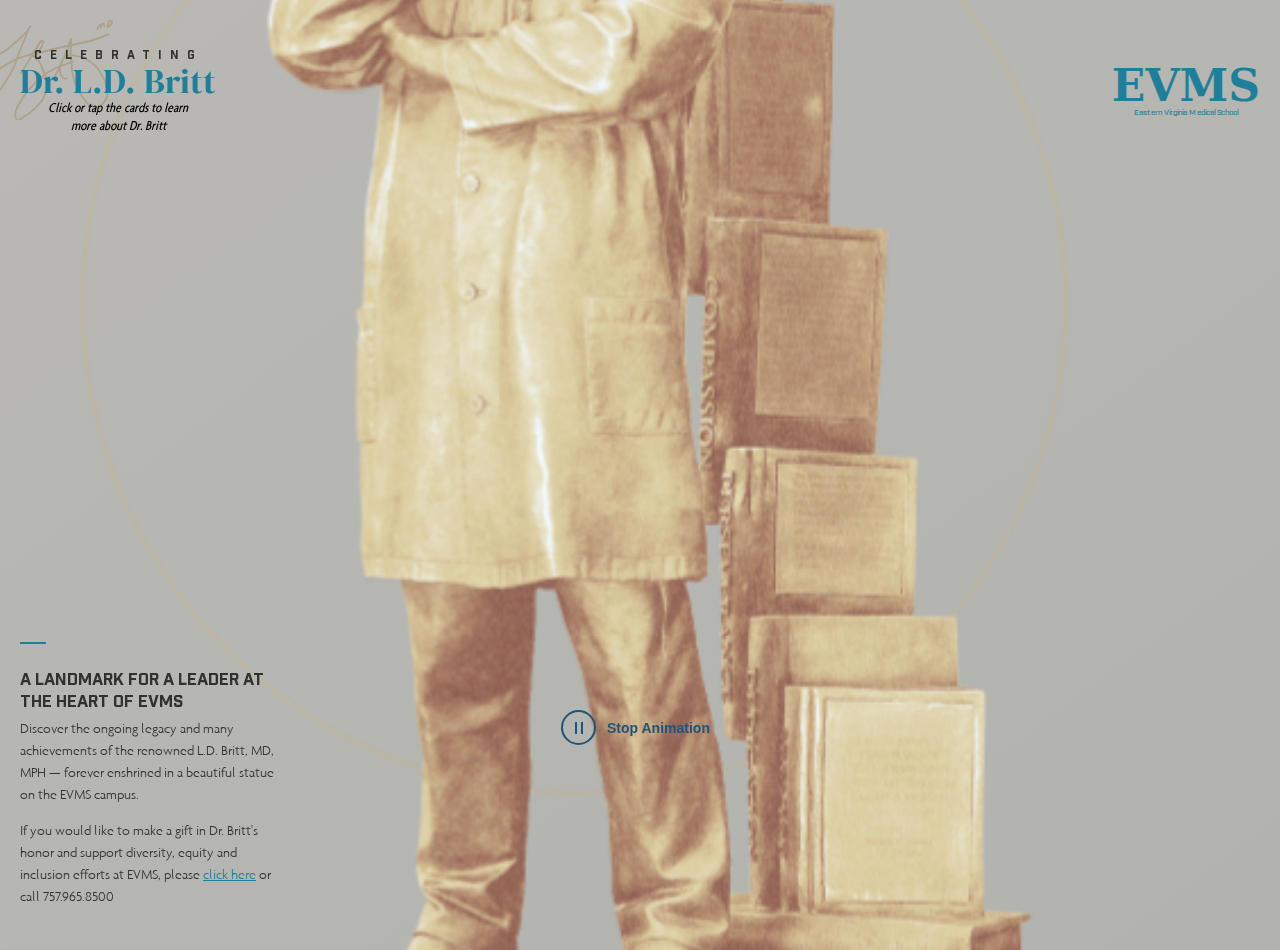
<file: index.html>
<!DOCTYPE html>
<html lang="en" >
  <head>
    <meta charset="UTF-8" />
    <meta http-equiv="X-UA-Compatible" content="IE=edge" />
    <meta name="viewport" content="width=device-width, initial-scale=1.0" />
    <link rel="shortcut icon" href="./images/evms-favicon.png" type="image/x-icon">
    <link
      rel="stylesheet"
      href="https://cdnjs.cloudflare.com/ajax/libs/font-awesome/6.1.1/css/all.min.css"
      integrity="sha512-KfkfwYDsLkIlwQp6LFnl8zNdLGxu9YAA1QvwINks4PhcElQSvqcyVLLD9aMhXd13uQjoXtEKNosOWaZqXgel0g=="
      crossorigin="anonymous"
      referrerpolicy="no-referrer"
    />
    <link rel="preconnect" href="https://fonts.googleapis.com" />
    <link rel="preconnect" href="https://fonts.gstatic.com" crossorigin />
    <link
      href="https://fonts.googleapis.com/css2?family=DM+Serif+Display&display=swap"
      rel="stylesheet"
    />
    <link rel="stylesheet" href="style.css" />
    <title>EVMS</title>

<!-- Google Tag Manager Head Code -->
		<script>(function(w,d,s,l,i){w[l]=w[l]||[];w[l].push({'gtm.start':
			new Date().getTime(),event:'gtm.js'});var f=d.getElementsByTagName(s)[0],
			j=d.createElement(s),dl=l!='dataLayer'?'&l='+l:'';j.async=true;j.src=
			'https://www.googletagmanager.com/gtm.js?id='+i+dl;f.parentNode.insertBefore(j,f);
			})(window,document,'script','dataLayer','GTM-KLH2M72');</script>
<!-- End Google Tag Manager Head Code -->

  </head>
  <body >
    <main>
      <header>
        <div class="container">
          <div class="title" tabIndex = '0' >
            <h6>Celebrating</h6>
            <h1 >Dr. L.D. Britt</h1>
            <span>Click or tap the cards to learn more about Dr. Britt</span>
          </div>

          <div class="logo" tabindex="1">
          <a href="https://www.evms.edu/">
            <h2>EVMS</h2>
            <span>Eastern Virginia Medical School</span>
            </a>
          </div>
        </div>
      </header>

      <div id="contentContainer" class="trans3d" >

        <div class="hero">
          <img src="./images/statue-2.png" alt="" />
        </div>
        
        <div class="slider-btn">
        <!-- <img src="./images/arrow-left-blue.png" alt="" class="btn btn-left">
        <img src="./images/arrow-right-blue.png" alt="" class="btn btn-right"> -->

<button class="btn btn-left" aria-label="slider left press arrow key left or up to scroll"  tabindex="2">
<svg class="btn-arrow">
<use xlink:href="./images/sprite-2.svg#arrow-left-golden" />
</svg>
<svg class="btn-eclipse">
<use xlink:href="./images/sprite-2.svg#ellipse-left" />
</svg>
</button>
<button class="btn btn-right" aria-label="slider right" tabindex="14" aria-label="slider left press arrow key right or down  to scroll"  > 
<svg class="btn-arrow">
<use xlink:href="./images/sprite-2.svg#arrow-right-golden" />
</svg>
<svg class="btn-eclipse">
<use xlink:href="./images/sprite-2.svg#ellipse-right" />
</svg>
</button>
 

        </div>

        <section id="carouselContainer" class="trans3d" ></section>
      </div>

      <footer>
        <div class="container">
          <div class="description"  >
            <h3  tabindex="16">A Landmark for a Leader At The heart of EVMS</h3>
            <p  tabindex="17">
              
              Discover the ongoing legacy and many achievements of the renowned  L.D. Britt, MD, MPH — forever enshrined in a beautiful
              statue on the EVMS campus. 
            </p>
            <p  tabindex="18">
            If you would like to make a gift in Dr. Britt's honor and support diversity, equity and inclusion efforts at EVMS, please  <a href="https://www.givecampus.com/campaigns/2163/donations/new"  tabindex="19" > click here </a> or call 757.965.8500
            </p>
            <!-- <span> -- L.D. Britt, MD MPH</span> -->
          </div>

          <div class="slider">
            <!-- <input
              type="range"
              min="1"
              max="12"
              value="0"
              id="myRange"
              class="slide"
            /> -->
             <button class="toggle-animation" tabindex="15" >
                       <span class="toggle-icon"> 
                          <svg class="icon-pause icon-control">
                            <use xlink:href="./images/sprite-2.svg#pause-icon"/>
                         </svg> 
                          <svg class="icon-play icon-control">
                            <use xlink:href="./images/sprite-2.svg#play-icon"/>
                         </svg> 
                      </span> 
                     <span class="btn-text">Stop Animation</span>
              </button>

          </div>

          <div class="social-links"  >
            <ul aria-label="social links">
              <li>
                <a href="https://www.facebook.com/EVMSedu" aria-label="facebook" tabindex="20"
                  ><i class="fa-brands fa-facebook-f"></i
                  ><span class="icon-name">FB</span></a
                >
              </li>
              <li>
                <a href="https://twitter.com/EVMSedu" aria-label="twitter" tabindex="21"
                  ><i class="fa-brands fa-twitter"></i
                  ><span class="icon-name" aria-leble="Twitter">TW</span></a
                > 
              </li>
              <li>
                <a href="https://www.instagram.com/evmsedu/" aria-label="instagram" tabindex="22"
                  ><i class="fa-brands fa-instagram"></i><span class="icon-name">IG</span></a
                >
              </li>
            </ul>
          </div>
        </div>
      </footer>


      <!-- <button class="toggle-animation">Stop Animation</button> -->
   
   </main>
     <!-------------- MODALS -------------->

    <div class="modal--1 modal"  >
      <div class="modal__inner"  id="widget1">
        <button class="btn-close"  tabindex="9">
           <!-- <picture>
            <source media="(max-width: 891px)" srcset="./images/close-arrow-sm.png" ></source>
            <img src="./images/close.png" alt="" />
            </picture> -->
            close
        </button>

        <div class="modal__content" tabindex="4" aria-description="popup content press Escape to close the popup">
          <div class="modal__head" tabindex="5" aria-lable="doctor Britt image">
            <picture>
              <source media="(max-width: 891px)" srcset="./images/card-images/modal-1.png" ></source>
              <img src="./images/card-images/modal-1b.png" alt="" />
            </picture>
          </div>
          <div class="modal__body">
            <div class="modal__body-wrapper" >
            <h3 tabindex="6">Change agent </h3>
               <p tabindex="7">
               Dr. Britt joined the EVMS faculty in 1986 and has served as Chair of EVMS Surgery since 1994 and Vice Dean for Clinical Affairs since 2021. For the first 25 years of his career, he traveled to Suffolk every Tuesday to see patients, including some of his former school teachers, who couldn’t make it to Norfolk.  
               </p>
              <blockquote>
                <p tabindex="8">
                “As a young man, I looked around my community, the segregated Jim Crow south, and I saw real struggles,” Dr. Britt says. Issue of healthcare disparities was our biggest challenge. It’s what drew me into medicine. We still have healthcare disparities. To be honest, that’s what keeps me in medicine.”
                </p>
              
              </blockquote>
            </div>
          </div>
        </div>
      </div>
    </div>
   

<!-- MODAL--2 -->
<div class="modal--2 modal">
      <div class="modal__inner">
        <button class="btn-close" tabindex="13">
           <!-- <picture>
            <source media="(max-width: 891px)" srcset="./images/close-arrow-sm.png" ></source>
            <img src="./images/close.png" alt="" />
            </picture> -->
             close
        </button>
        <div class="modal__content" tabindex="4" aria-description="popup content press Escape to close the popup">
          <div class="modal__head" tabindex="5" aria-description ="doctor Britt image">
            <picture>
              <source media="(max-width: 891px)" srcset="./images/card-images/modal-2.png" ></source>
              <img src="./images/card-images/modal-2b.png" alt="" />
            </picture>
            <div class="popup-icon" >
           <a href="https://www.youtube.com/watch?v=djQRki31e0M" target="_blank" tabindex="6" aria-label="Link to a video" > <img src="./images/play-btn.png" alt=""> </a>
            </div>
          </div>
          <div class="modal__body">
            <div class="modal__body-wrapper">
              <h3 tabindex="7">
             Trailblazer
              </h3>
              <p tabindex="8">
              Education always has been at the center of Dr. Britt’s life. He attended the University of Virginia as an undergraduate before earning dual degrees from Harvard’s medical school and school of public health.  
              </p>
              <blockquote> 
              <p tabindex="9">
              “The best advice I’ve ever gotten — and it’s turned into advice I also give — is this,” Dr. Britt says, “develop yourself. Yes, there are biases and challenges — racism, sexism and more. Those things are real, and we face them, but the greatest weapon against all of that is excellence. I’ve always felt I can beat racism into the ground with excellence.”
              </p>
              </blockquote>
              <p tabindex="10">
              By the time Dr. Britt finished his surgical residency at the University of Illinois School of Medicine, some of the top medical schools and teaching hospitals in the country were courting him. He chose to return to Hampton Roads so that he could give back to his home community and play a role in EVMS’ future. 
              </p>

                <blockquote>
                <p tabindex="11">
                “I’ve been very blessed to be recognized throughout the world, but my greatest honor is to be able to take care of patients and ensure they do well,” Dr. Britt says.”
                </p>
                <figcaption tabindex="12">Dr. Britt says.</figcaption>
                </blockquote>
               </div>

            </div>
          </div>
        </div>
      </div>
    </div>





    <!-- MODAL--3 -->
   <div class="modal--3 modal">
      <div class="modal__inner">
        <button class="btn-close" tabindex="11">
           <!-- <picture>
            <source media="(max-width: 891px)" srcset="./images/close-arrow-sm.png" ></source>
            <img src="./images/close.png" alt="" />
            </picture> -->
             close
        </button>
        <div class="modal__content" tabindex="4" aria-description="popup content press Escape to close the popup">
          <div class="modal__head" tabindex="5" aria-description ="doctor Britt image">
              <picture>
              <source media="(max-width: 891px)" srcset="./images/card-images/modal-3.png" ></source>
              <img src="./images/card-images/modal-3b.png" alt="" />
            </picture>
          </div>
          <div class="modal__body">
            <div class="modal__body-wrapper">
              <h3 tabindex="6">
              Surgeon. educator.
              </h3>
              <p tabindex="7">
             Dr. Britt has pushed past social, economic and political barriers to earn many of the medical and surgical community’s highest honors and to serve in some of its most influential roles, including president of the American College of Surgeons. 
              </p>
             <p tabindex="8">
             Among other achievements, Dr. Britt was the first Black American to have an endowed chair in surgery and the first EVMS physician to be <a href="https://www.evms.edu/pulse/archive/evmssurgerychairelectedtonationalacademyofmedicine.php" target="_blank" tabindex="9"> named to the prestigious National Academy of Medicine.</a> He also was the first Black surgeon to be presented with the ACS’ Lifetime Achievement award — an honor so prestigious that it has been given to only four other surgeons in the organization’s 108-year history. 
             </p>
             <p tabindex="10">
             Dr. Britt’s most enduring legacy, however, centers on his dedication to three core areas: providing expert patient care, educating the next generation of providers and improving the health of the entire Hampton Roads community.  
             </p>

            </div>
          </div>
        </div>
      </div>
    </div>


    <!-- MODAL--4 -->
<div class="modal--4 modal">
      <div class="modal__inner">
        <button class="btn-close" tabindex="11">
           <!-- <picture>
            <source media="(max-width: 891px)" srcset="./images/close-arrow-sm.png" ></source>
            <img src="./images/close.png" alt="" />
            </picture> -->
             close
        </button>
        <div class="modal__content" tabindex="4" aria-description="popup content press Escape to close the popup">
          <div class="modal__head" tabindex="5" aria-description ="doctor Britt image">
            <picture>
              <source media="(max-width: 891px)" srcset="./images/card-images/modal-12.png" ></source>
              <!-- <img src="./images/card-images/modal-4b.png" alt="" /> -->
              <img src="./images/card-images/modal-12b.png" alt="" />
            </picture>
          </div>
          <div class="modal__body">
            <div class="modal__body-wrapper">
              <h3 tabindex="6">
             Thought leader
              </h3>
              <p tabindex="7">
             A prolific researcher, Dr. Britt was awarded a <a href="https://www.evms.edu/about_evms/administrative_offices/marketing_communications/publications/issue_10_2/nih-grant.php" target="_blank" tabindex="8"> $2.5 million grant in 2017 from the National Institutes of Health </a>  on behalf of the American College of Surgeons to address healthcare disparities — and at EVMS both an endowed scholarship and fund in his name help the school diversify and expand its student, faculty and staff populations.  
              </p>

              <p tabindex="9">
              Dr. Britt also is the author of more than 220 peer-reviewed publications, more than 50 book chapters and non-peer-reviewed articles and three books. He serves on numerous editorial boards, including the Annals of Surgery, Archives of Surgery, World Journal of Surgery and the Journal of the American College of Surgeons, among others. In addition, he is a reviewer for the New England Journal of Medicine. 
              </p>
              <a href="./static/LD_Britt_CV.pdf" download tabindex="10">Read his complete CV  </a>

            </div>
          </div>
        </div>
      </div>
    </div>


     <!-- MODAL--5 -->
<div class="modal--5 modal">
      <div class="modal__inner">
        <button class="btn-close" tabindex="9">
           <!-- <picture>
            <source media="(max-width: 891px)" srcset="./images/close-arrow-sm.png" ></source>
            <img src="./images/close.png" alt="" />
            </picture> -->
             close
        </button>
        <div class="modal__content" tabindex="4" aria-description="popup content press Escape to close the popup">
          <div class="modal__head" tabindex="5" aria-description ="doctor Britt image">
            <picture>
              <source media="(max-width: 891px)" srcset="./images/card-images/modal-5.png" ></source>
              <img src="./images/card-images/modal-5b.png" alt="" />
            </picture>
          </div> 
          <div class="modal__body">
            <div class="modal__body-wrapper">
              <h3 tabindex="6">
               Advocate and Ally
              </h3>
              
              <p tabindex="7"> 
             Beyond EVMS, Dr. Britt has played an instrumental role in almost every major advancement in the surgical community since he began practicing, and he has become a reliable and valued advocate for his colleagues in the operating room, says David Jennette, CSA. The Chief Administrative Officer of The National Surgical Assistant Association has worked for more than 20 years to streamline and modernize state laws and association language, surrounding the profession of surgical assisting. At various points in that process, Dr. Britt has provided meaningful assistance and guidance. 
              </p>
              <blockquote>
              <p tabindex="8">
               “While he was president of the American College of Surgeons, Dr. Britt made it a point to support our petition to update certification legislation in the state,” Mr. Jennette says. “His name made a huge, positive impact on our efforts. ” 
              </p>
        
              </blockquote>
            </div>
          </div>
        </div>
      </div>
    </div>

    <!-- MODAL--6 -->
   <div class="modal--6 modal">
      <div class="modal__inner">
        <button class="btn-close" tabindex="9">
           <!-- <picture>
            <source media="(max-width: 891px)" srcset="./images/close-arrow-sm.png" ></source>
            <img src="./images/close.png" alt="" />
            </picture> -->
             close
        </button>
        <div class="modal__content" tabindex="4" aria-description="popup content press Escape to close the popup">
          <div class="modal__head" tabindex="5" aria-description ="doctor Britt image">
            <picture>
              <source media="(max-width: 891px)" srcset="./images/card-images/modal-9.png" ></source>
              <img src="./images/card-images/modal-9b.png" alt="" />
            </picture>
          </div>
          <div class="modal__body">
            <div class="modal__body-wrapper">
              <h3 tabindex="6">
                Celebrated professional
              </h3>
              <p tabindex="7">
             A member of Alpha Omega Alpha, Dr. Britt also is the recipient of the nation’s highest teaching award in medicine, the Robert J. Glaser Distinguished Teaching Award. He was honored by the <a href="https://www.evms.edu/pulse/archive/drbritthonoredwiththeacslifetimeachievementaward.php" target="_blank" tabindex="8"> American College of Surgeons with its Lifetime Achievement Award.</a> Dr. Britt was the fifth surgeon and the first African American to earn the honor in the ACS’ 108-year history. More than 190 institutions throughout the world have invited him to be their distinguished visiting professor.  
              </p>
            </div>
          </div>
        </div>
      </div>
    </div>

<!-- MODAL--7 -->
<div class="modal--7 modal">
      <div class="modal__inner">
        <button class="btn-close" tabindex="12">
           <!-- <picture>
            <source media="(max-width: 891px)" srcset="./images/close-arrow-sm.png" ></source>
            <img src="./images/close.png" alt="" />
            </picture> -->
             close
        </button>
        <div class="modal__content" tabindex="4" aria-description="popup content press Escape to close the popup">
          <div class="modal__head"  tabindex="5" aria-description ="doctor Britt image" > 
            <picture>
              <source media="(max-width: 891px)" srcset="./images/card-images/modal-7.png" ></source>
              <img src="./images/card-images/modal-7b.png" alt="" />
            </picture>
          </div>
          <div class="modal__body">
            <div class="modal__body-wrapper">
              <h3 tabindex="6" >
                Visionary
              </h3>
              <p tabindex="7" >
            In 2019, EVMS established The <a href="https://www.evms.edu/pulse/archive/grantforhealthequityanddiversityopensfornewapplications.php" target="_blank" tabindex="8" aria-label=" Dr. Britt Diversity and Health Equity Fund "> Dr. Britt Diversity and Health Equity Fund </a> through the philanthropic giving of both the Oliver Fund and the Hampton Roads Community Foundation. The fund addresses issues that are central to diversity, equity and inclusion through many different initiatives.  
              </p>

              <p tabindex="9">
              Among other goals, the fund helps to improve the graduate and undergraduate medical education experience and environment to support and impact a diverse and inclusive cadre of healthcare faculty members, providers, students, patients and staff. It also supports campus-wide activities, specialized academic programs and service opportunities designed to enhance students’ experiences at EVMS. 
              </p>

              <p tabindex="10"> 
              In addition, <a href="https://www.ldbrittmdscholarshipfund.org/" target="_blank" tabindex="11" aria-label="L.D. Britt Scholarship ">  the L.D. Britt, MD, MPH, Endowed Scholarship </a> has been awarded 20 times since its inception in 1995.  The fund was established in Dr. Britt’s name and is presented to a promising minority medical student each year.   
              </p>
            </div>
          </div>
        </div>
      </div>
    </div>


<!-- MODAL--8 -->
<div class="modal--8 modal">
      <div class="modal__inner">
        <button class="btn-close" tabindex="11">
           <!-- <picture>
            <source media="(max-width: 891px)" srcset="./images/close-arrow-sm.png" ></source>
            <img src="./images/close.png" alt="" />
            </picture> -->
             close
        </button>
        <div class="modal__content" tabindex="4" aria-description="popup content press Escape to close the popup" >
          <div class="modal__head" tabindex="5" aria-description ="doctor Britt image">
            <picture>
              <source media="(max-width: 891px)" srcset="./images/card-images/modal-10-2.png" ></source>
             <img src="./images/card-images/modal-8c.png" alt="" />
              <div class="popup-icon" >
           <a href="https://vimeo.com/703087638" target="_blank" tabindex="6" aria-label="Link to a video"> <img src="./images/play-btn.png" alt=""> </i> </a>
            </div>
            </picture>
          </div>
          <div class="modal__body">
            <div class="modal__body-wrapper">
              <h3 tabindex="7">
                 Icon
              </h3>
        
              <p tabindex="8">
            In Spring 2022 EVMS celebrated Dr. Britt’s commitment to education, patient care and health equity  with the installation of a statue in his likeness, crafted by <a href="https://www.chiodoart.com/" target="_blank" tabindex="9" aria-label="mario chiodo web link"> world-renowned artist Mario Chiodo.</a>  The statue stands on the lawn of EVMS Waitzer Hall and serves as a source of pride and inspiration for the entire community. 
              </p >
              <a href="https://vimeo.com/703087638" target="_blank" class="card-link"  tabindex="10">Watch Video <img src="./images/arrow-line.png" alt=""></a>
            </div>
          </div>
        </div>
      </div>
    </div>


<!-- MODAL--9 -->
<div class="modal--9 modal">
      <div class="modal__inner">
        <button class="btn-close">
           <!-- <picture>
            <source media="(max-width: 891px)" srcset="./images/close-arrow-sm.png" ></source>
            <img src="./images/close.png" alt="" />
            </picture> -->
             close
        </button>
        <div class="modal__content">
          <div class="modal__head">
           <picture>
              <source media="(max-width: 891px)" srcset="./images/card-images/modal-9.png" ></source>
              <img src="./images/card-images/modal-9b.png" alt="" />
            </picture>
          </div>
          <div class="modal__body">
            <div class="modal__body-wrapper">
              <h3>
                Enduring Legacy
              </h3>
              <p>
            Dr. Britt’s most enduring legacy centers on his dedication to three core areas: providing expert
            patient care, educating the next generation of providers and improving the health of the entire
            Hampton Roads community
              </p>
             <blockquote>
                <p>
                 My greatest honor is taking care of patients, Dr. Britt says. There's nothing better than getting
                 patients the surgical and medical interventions they need. A close second to that, for me, is
                 teaching.
                </p>
                <figcaption>— L.D. Britt, MD, MPH </figcaption>
              </blockquote>
            </div>
          </div>
        </div>
      </div>
    </div>


<!-- MODAL--10 -->
<div class="modal--10 modal">
      <div class="modal__inner">
        <button class="btn-close">
           <!-- <picture>
            <source media="(max-width: 891px)" srcset="./images/close-arrow-sm.png" ></source>
            <img src="./images/close.png" alt="" />
            </picture> -->
             close
        </button>
        <div class="modal__content">
          <div class="modal__head">
            <picture>
              <source media="(max-width: 891px)" srcset="./images/card-images/modal-10.png" ></source>
              <img src="./images/card-images/modal-10b.png" alt="" />
            </picture>
          </div>
          <div class="modal__body">
            <div class="modal__body-wrapper">
              <h3>
                 Caring For His Community
              </h3>
              <p>
           While his contributions to the field of medicine have been felt world-wide, Dr. Britt remains
           dedicated to caring for the community that helped shape him.
              </p>
              <p>
              He has dedicated his entire professional life to addressing healthcare disparities, to delivering
               unparalleled patient care, and to fostering excellence in training the physicians of tomorrow,
               right here in Hampton Roads
              </p>
            </div>
          </div>
        </div>
      </div>
    </div>



<!-- MODAL--11 -->
<div class="modal--11 modal">
      <div class="modal__inner">
        <button class="btn-close">
           <!-- <picture>
            <source media="(max-width: 891px)" srcset="./images/close-arrow-sm.png" ></source>
            <img src="./images/close.png" alt="" />
            </picture> -->
             close
        </button>
        <div class="modal__content">
          <div class="modal__head">
            <picture>
              <source media="(max-width: 891px)" srcset="./images/card-images/modal-11.png" ></source>
              <img src="./images/card-images/modal-11b.png" alt="" />
            </picture>
          </div>
          <div class="modal__body">
            <div class="modal__body-wrapper">
              <h3>
                  L.D. Britt’s Best Advice
              </h3>
             <blockquote>
                <p>
                 The best advice I’ve ever gotten — and it’s turned into advice I also give — is this: Use any
                 perceived weaknesses to your advantage. Develop yourself. Yes, there are biases and
                 challenges — racism, sexism and more. Those things are real, and we face them, but the
                 greatest weapon against all of that is excellence. I’ve always felt I can beat racism into the
                 ground with excellence
                </p>
                <figcaption>— L.D. Britt, MD, MPH </figcaption>
              </blockquote>
            </div>
          </div>
        </div>
      </div>
    </div>


<!-- MODAL--12 -->
<div class="modal--12 modal">
      <div class="modal__inner">
        <button class="btn-close">
           <!-- <picture>
            <source media="(max-width: 891px)" srcset="./images/close-arrow-sm.png" ></source>
            <img src="./images/close.png" alt="" />
            </picture> -->
             close
        </button>
        <div class="modal__content">
          <div class="modal__head">
            <picture>
              <source media="(max-width: 891px)" srcset="./images/card-images/modal-12.png" ></source>
              <img src="./images/card-images/modal-12b.png" alt="" />
            </picture>
          </div>
          <div class="modal__body">
            <div class="modal__body-wrapper">
              <h3 class="text-capitalize">
                   Dr. Britt's Accomplishments
              </h3>
             <a href="#">Download Dr. Britt's full CV here.</a>
            </div>
          </div>
        </div>
      </div>
    </div>




  <!-------------- MODALS -------------->
    <script
      src="https://cdnjs.cloudflare.com/ajax/libs/gsap/3.10.3/gsap.min.js"
      integrity="sha512-6zTDRWNxo8vI6JZYDCwhrJpg5icK3P4HNnW3czsO5Scb3lAoPDam+/wF3eog4hxcl0h44d0XlIcFkuoSaWHQ2g=="
      crossorigin="anonymous"
      referrerpolicy="no-referrer"
    ></script>
    <!-- <script src="https://cdnjs.cloudflare.com/ajax/libs/gsap/1.19.1/TweenMax.min.js"></script> -->
    <script src="https://cdnjs.cloudflare.com/ajax/libs/jquery/3.1.1/jquery.min.js"></script>
    <script src="./js/script.js"></script>




	<noscript><iframe src="https://www.googletagmanager.com/ns.html?id=GTM-KLH2M72"
		height="0" width="0" style="display:none;visibility:hidden"></iframe></noscript>




<script type="text/javascript">
	
	(function() {
	var sz = document.createElement('script'); sz.type = 'text/javascript'; sz.async = true;
	sz.src = '//us1.siteimprove.com/js/siteanalyze_44561.js';
	var s = document.getElementsByTagName('script')[0]; s.parentNode.insertBefore(sz, s);
	})();
	
</script>




  </body>
</html>
</file>
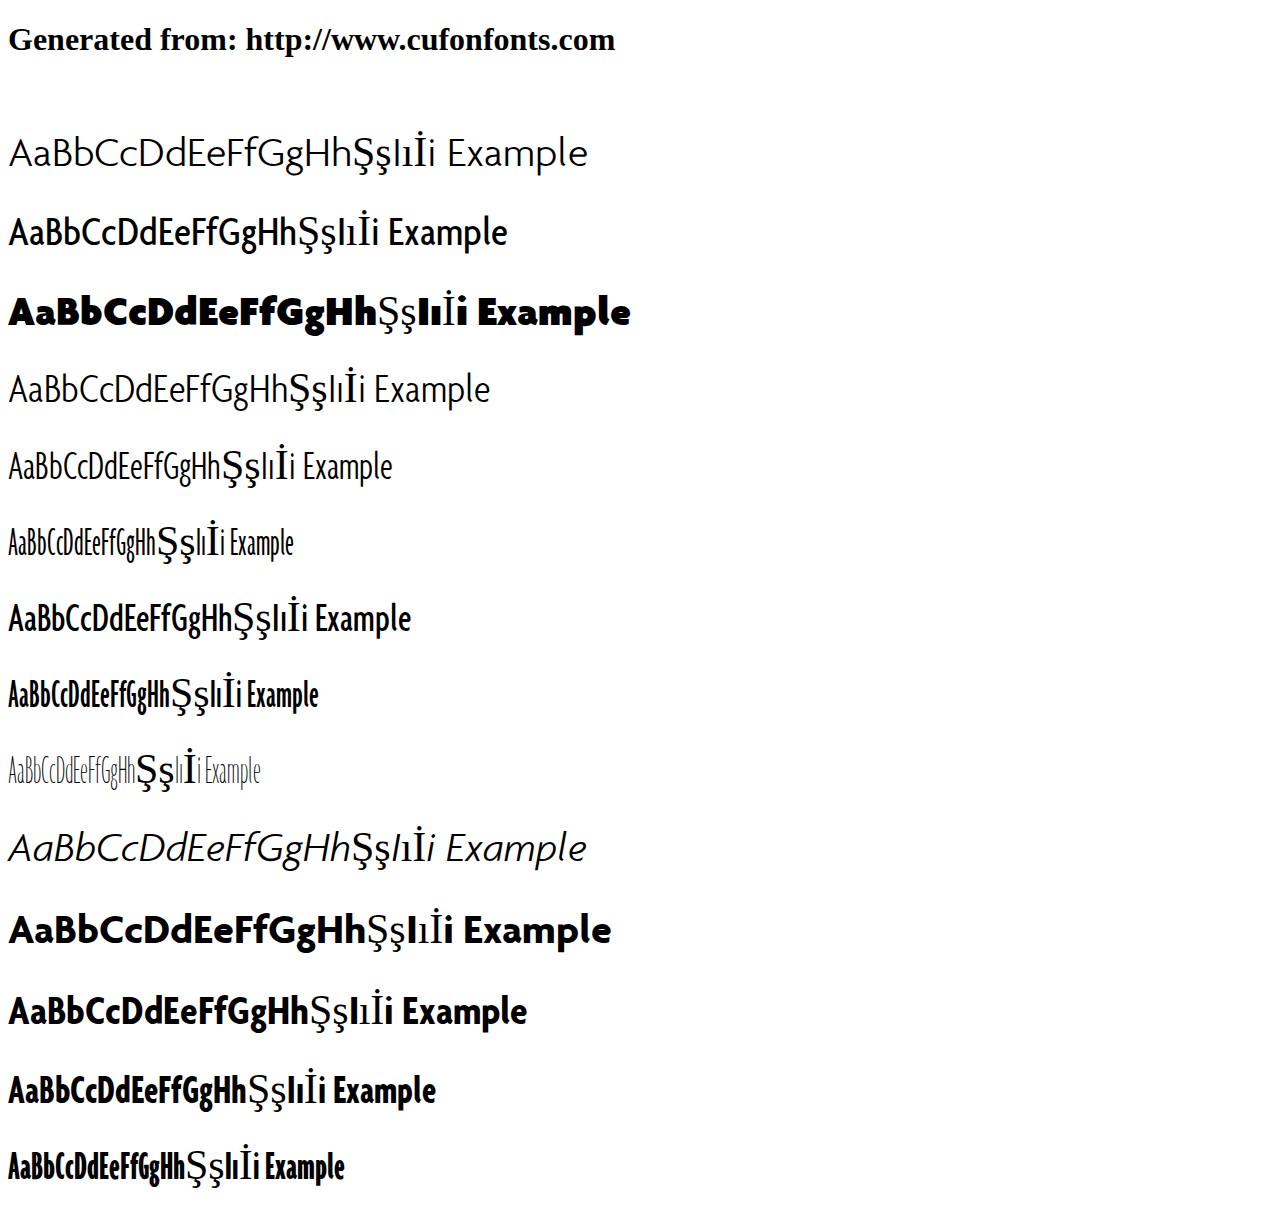
<file: fonts/agenda-fontface/example.html>
<!DOCTYPE html>
<html xmlns="http://www.w3.org/1999/xhtml">
<head>
    <meta http-equiv="Content-Type" content="text/html; charset=utf-8"/>
    <link rel="stylesheet" type="text/css"
          href="style.css"/>
</head>

<body>

<h1>Generated from: http://www.cufonfonts.com</h1><br/>
<h1 style="font-family:'Agenda-Light';font-weight:normal;font-size:42px">AaBbCcDdEeFfGgHhŞşIıİi Example</h1>
<h1 style="font-family:'Agenda-MediumCondensed';font-weight:normal;font-size:42px">AaBbCcDdEeFfGgHhŞşIıİi Example</h1>
<h1 style="font-family:'Agenda-Black';font-weight:normal;font-size:42px">AaBbCcDdEeFfGgHhŞşIıİi Example</h1>
<h1 style="font-family:'Agenda-LightCondensed';font-weight:normal;font-size:42px">AaBbCcDdEeFfGgHhŞşIıİi Example</h1>
<h1 style="font-family:'Agenda-LightExtraCondensed';font-weight:normal;font-size:42px">AaBbCcDdEeFfGgHhŞşIıİi Example</h1>
<h1 style="font-family:'Agenda-LightUltraCondensed';font-weight:normal;font-size:42px">AaBbCcDdEeFfGgHhŞşIıİi Example</h1>
<h1 style="font-family:'Agenda-MediumExtraCondensed';font-weight:normal;font-size:42px">AaBbCcDdEeFfGgHhŞşIıİi Example</h1>
<h1 style="font-family:'Agenda-MediumUltraCondensed';font-weight:normal;font-size:42px">AaBbCcDdEeFfGgHhŞşIıİi Example</h1>
<h1 style="font-family:'Agenda-ThinUltraCondensed';font-weight:normal;font-size:42px">AaBbCcDdEeFfGgHhŞşIıİi Example</h1>
<h1 style="font-family:'Agenda-LightItalic';font-weight:normal;font-size:42px">AaBbCcDdEeFfGgHhŞşIıİi Example</h1>
<h1 style="font-family:'Agenda-Bold';font-weight:normal;font-size:42px">AaBbCcDdEeFfGgHhŞşIıİi Example</h1>
<h1 style="font-family:'Agenda-BoldCondensed';font-weight:normal;font-size:42px">AaBbCcDdEeFfGgHhŞşIıİi Example</h1>
<h1 style="font-family:'Agenda-BoldExtraCondensed';font-weight:normal;font-size:42px">AaBbCcDdEeFfGgHhŞşIıİi Example</h1>
<h1 style="font-family:'Agenda-BoldUltraCondensed';font-weight:normal;font-size:42px">AaBbCcDdEeFfGgHhŞşIıİi Example</h1>


</body>
</html>
</file>
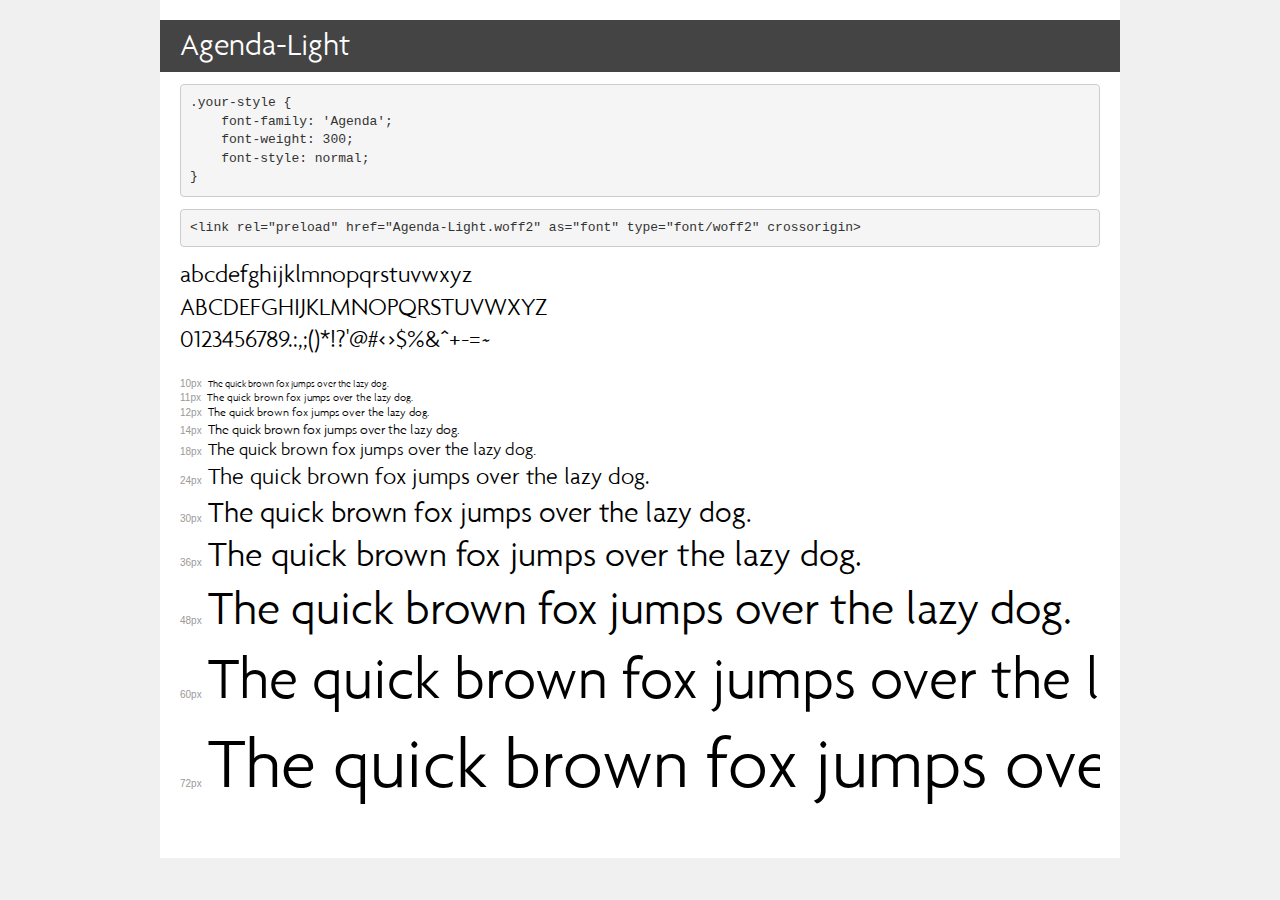
<file: fonts/agenda-light/demo.html>
<!DOCTYPE html>
<html lang="en">
<head>
    <meta charset="utf-8">
    <meta http-equiv="X-UA-Compatible" content="IE=edge">
    <meta name="viewport" content="width=device-width, initial-scale=1">
    <meta name="robots" content="noindex, noarchive">
    <meta name="format-detection" content="telephone=no">
    <title>Transfonter demo</title>
    <link href="stylesheet.css" rel="stylesheet">
    <style>
        /*
        http://meyerweb.com/eric/tools/css/reset/
        v2.0 | 20110126
        License: none (public domain)
        */
        html, body, div, span, applet, object, iframe,
        h1, h2, h3, h4, h5, h6, p, blockquote, pre,
        a, abbr, acronym, address, big, cite, code,
        del, dfn, em, img, ins, kbd, q, s, samp,
        small, strike, strong, sub, sup, tt, var,
        b, u, i, center,
        dl, dt, dd, ol, ul, li,
        fieldset, form, label, legend,
        table, caption, tbody, tfoot, thead, tr, th, td,
        article, aside, canvas, details, embed,
        figure, figcaption, footer, header, hgroup,
        menu, nav, output, ruby, section, summary,
        time, mark, audio, video {
            margin: 0;
            padding: 0;
            border: 0;
            font-size: 100%;
            font: inherit;
            vertical-align: baseline;
        }
        /* HTML5 display-role reset for older browsers */
        article, aside, details, figcaption, figure,
        footer, header, hgroup, menu, nav, section {
            display: block;
        }
        body {
            line-height: 1;
        }
        ol, ul {
            list-style: none;
        }
        blockquote, q {
            quotes: none;
        }
        blockquote:before, blockquote:after,
        q:before, q:after {
            content: '';
            content: none;
        }
        table {
            border-collapse: collapse;
            border-spacing: 0;
        }
        /* demo styles */
        body {
            background: #f0f0f0;
            color: #000;
        }
        .page {
            background: #fff;
            width: 920px;
            margin: 0 auto;
            padding: 20px 20px 0 20px;
            overflow: hidden;
        }
        .font-container {
            overflow-x: auto;
            overflow-y: hidden;
            margin-bottom: 40px;
            line-height: 1.3;
            white-space: nowrap;
            padding-bottom: 5px;
        }
        h1 {
            position: relative;
            background: #444;
            font-size: 32px;
            color: #fff;
            padding: 10px 20px;
            margin: 0 -20px 12px -20px;
        }
        .letters {
            font-size: 25px;
            margin-bottom: 20px;
        }
        .s10:before {
            content: '10px';
        }
        .s11:before {
            content: '11px';
        }
        .s12:before {
            content: '12px';
        }
        .s14:before {
            content: '14px';
        }
        .s18:before {
            content: '18px';
        }
        .s24:before {
            content: '24px';
        }
        .s30:before {
            content: '30px';
        }
        .s36:before {
            content: '36px';
        }
        .s48:before {
            content: '48px';
        }
        .s60:before {
            content: '60px';
        }
        .s72:before {
            content: '72px';
        }
        .s10:before, .s11:before, .s12:before, .s14:before,
        .s18:before, .s24:before, .s30:before, .s36:before,
        .s48:before, .s60:before, .s72:before {
            font-family: Arial, sans-serif;
            font-size: 10px;
            font-weight: normal;
            font-style: normal;
            color: #999;
            padding-right: 6px;
        }
        pre {
            display: block;
            padding: 9px;
            margin: 0 0 12px;
            font-family: Monaco, Menlo, Consolas, "Courier New", monospace;
            font-size: 13px;
            line-height: 1.428571429;
            color: #333;
            font-weight: normal;
            font-style: normal;
            background-color: #f5f5f5;
            border: 1px solid #ccc;
            overflow-x: auto;
            border-radius: 4px;
        }
        /* responsive */
        @media (max-width: 959px) {
            .page {
                width: auto;
                margin: 0;
            }
        }
    </style>
</head>
<body>
<div class="page">
    <div class="demo">
        <h1 style="font-family: 'Agenda'; font-weight: 300; font-style: normal;">Agenda-Light</h1>
        <pre title="Usage">.your-style {
    font-family: 'Agenda';
    font-weight: 300;
    font-style: normal;
}</pre>
        <pre title="Preload (optional)">
&lt;link rel=&quot;preload&quot; href=&quot;Agenda-Light.woff2&quot; as=&quot;font&quot; type=&quot;font/woff2&quot; crossorigin&gt;</pre>
        <div class="font-container" style="font-family: 'Agenda'; font-weight: 300; font-style: normal;">
            <p class="letters">
                abcdefghijklmnopqrstuvwxyz<br>
ABCDEFGHIJKLMNOPQRSTUVWXYZ<br>
                0123456789.:,;()*!?'@#&lt;&gt;$%&^+-=~
            </p>
            <p class="s10" style="font-size: 10px;">The quick brown fox jumps over the lazy dog.</p>
            <p class="s11" style="font-size: 11px;">The quick brown fox jumps over the lazy dog.</p>
            <p class="s12" style="font-size: 12px;">The quick brown fox jumps over the lazy dog.</p>
            <p class="s14" style="font-size: 14px;">The quick brown fox jumps over the lazy dog.</p>
            <p class="s18" style="font-size: 18px;">The quick brown fox jumps over the lazy dog.</p>
            <p class="s24" style="font-size: 24px;">The quick brown fox jumps over the lazy dog.</p>
            <p class="s30" style="font-size: 30px;">The quick brown fox jumps over the lazy dog.</p>
            <p class="s36" style="font-size: 36px;">The quick brown fox jumps over the lazy dog.</p>
            <p class="s48" style="font-size: 48px;">The quick brown fox jumps over the lazy dog.</p>
            <p class="s60" style="font-size: 60px;">The quick brown fox jumps over the lazy dog.</p>
            <p class="s72" style="font-size: 72px;">The quick brown fox jumps over the lazy dog.</p>
        </div>
    </div>

</div>
</body>
</html>
</file>
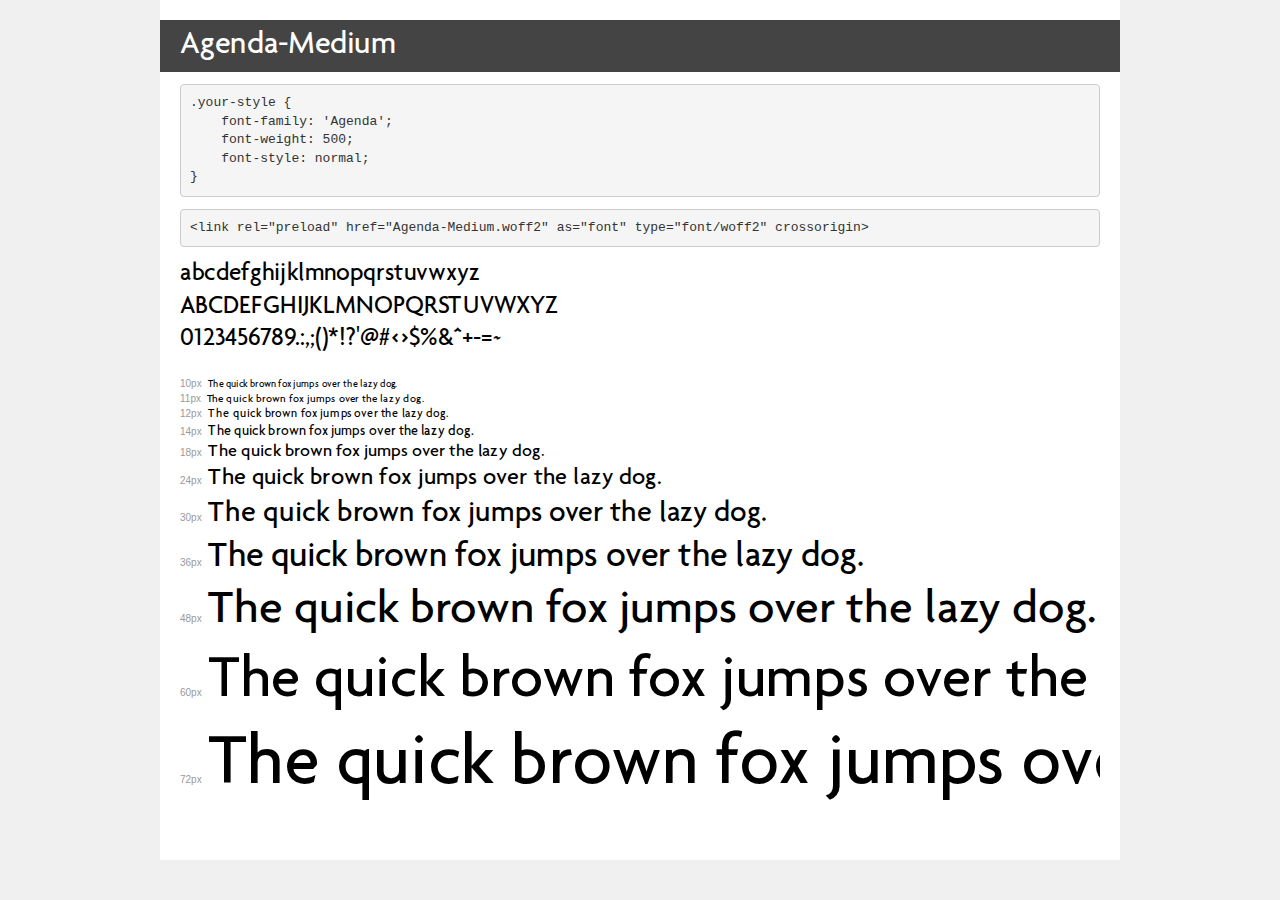
<file: fonts/agenda-medium/demo.html>
<!DOCTYPE html>
<html lang="en">
<head>
    <meta charset="utf-8">
    <meta http-equiv="X-UA-Compatible" content="IE=edge">
    <meta name="viewport" content="width=device-width, initial-scale=1">
    <meta name="robots" content="noindex, noarchive">
    <meta name="format-detection" content="telephone=no">
    <title>Transfonter demo</title>
    <link href="stylesheet.css" rel="stylesheet">
    <style>
        /*
        http://meyerweb.com/eric/tools/css/reset/
        v2.0 | 20110126
        License: none (public domain)
        */
        html, body, div, span, applet, object, iframe,
        h1, h2, h3, h4, h5, h6, p, blockquote, pre,
        a, abbr, acronym, address, big, cite, code,
        del, dfn, em, img, ins, kbd, q, s, samp,
        small, strike, strong, sub, sup, tt, var,
        b, u, i, center,
        dl, dt, dd, ol, ul, li,
        fieldset, form, label, legend,
        table, caption, tbody, tfoot, thead, tr, th, td,
        article, aside, canvas, details, embed,
        figure, figcaption, footer, header, hgroup,
        menu, nav, output, ruby, section, summary,
        time, mark, audio, video {
            margin: 0;
            padding: 0;
            border: 0;
            font-size: 100%;
            font: inherit;
            vertical-align: baseline;
        }
        /* HTML5 display-role reset for older browsers */
        article, aside, details, figcaption, figure,
        footer, header, hgroup, menu, nav, section {
            display: block;
        }
        body {
            line-height: 1;
        }
        ol, ul {
            list-style: none;
        }
        blockquote, q {
            quotes: none;
        }
        blockquote:before, blockquote:after,
        q:before, q:after {
            content: '';
            content: none;
        }
        table {
            border-collapse: collapse;
            border-spacing: 0;
        }
        /* demo styles */
        body {
            background: #f0f0f0;
            color: #000;
        }
        .page {
            background: #fff;
            width: 920px;
            margin: 0 auto;
            padding: 20px 20px 0 20px;
            overflow: hidden;
        }
        .font-container {
            overflow-x: auto;
            overflow-y: hidden;
            margin-bottom: 40px;
            line-height: 1.3;
            white-space: nowrap;
            padding-bottom: 5px;
        }
        h1 {
            position: relative;
            background: #444;
            font-size: 32px;
            color: #fff;
            padding: 10px 20px;
            margin: 0 -20px 12px -20px;
        }
        .letters {
            font-size: 25px;
            margin-bottom: 20px;
        }
        .s10:before {
            content: '10px';
        }
        .s11:before {
            content: '11px';
        }
        .s12:before {
            content: '12px';
        }
        .s14:before {
            content: '14px';
        }
        .s18:before {
            content: '18px';
        }
        .s24:before {
            content: '24px';
        }
        .s30:before {
            content: '30px';
        }
        .s36:before {
            content: '36px';
        }
        .s48:before {
            content: '48px';
        }
        .s60:before {
            content: '60px';
        }
        .s72:before {
            content: '72px';
        }
        .s10:before, .s11:before, .s12:before, .s14:before,
        .s18:before, .s24:before, .s30:before, .s36:before,
        .s48:before, .s60:before, .s72:before {
            font-family: Arial, sans-serif;
            font-size: 10px;
            font-weight: normal;
            font-style: normal;
            color: #999;
            padding-right: 6px;
        }
        pre {
            display: block;
            padding: 9px;
            margin: 0 0 12px;
            font-family: Monaco, Menlo, Consolas, "Courier New", monospace;
            font-size: 13px;
            line-height: 1.428571429;
            color: #333;
            font-weight: normal;
            font-style: normal;
            background-color: #f5f5f5;
            border: 1px solid #ccc;
            overflow-x: auto;
            border-radius: 4px;
        }
        /* responsive */
        @media (max-width: 959px) {
            .page {
                width: auto;
                margin: 0;
            }
        }
    </style>
</head>
<body>
<div class="page">
    <div class="demo">
        <h1 style="font-family: 'Agenda'; font-weight: 500; font-style: normal;">Agenda-Medium</h1>
        <pre title="Usage">.your-style {
    font-family: 'Agenda';
    font-weight: 500;
    font-style: normal;
}</pre>
        <pre title="Preload (optional)">
&lt;link rel=&quot;preload&quot; href=&quot;Agenda-Medium.woff2&quot; as=&quot;font&quot; type=&quot;font/woff2&quot; crossorigin&gt;</pre>
        <div class="font-container" style="font-family: 'Agenda'; font-weight: 500; font-style: normal;">
            <p class="letters">
                abcdefghijklmnopqrstuvwxyz<br>
ABCDEFGHIJKLMNOPQRSTUVWXYZ<br>
                0123456789.:,;()*!?'@#&lt;&gt;$%&^+-=~
            </p>
            <p class="s10" style="font-size: 10px;">The quick brown fox jumps over the lazy dog.</p>
            <p class="s11" style="font-size: 11px;">The quick brown fox jumps over the lazy dog.</p>
            <p class="s12" style="font-size: 12px;">The quick brown fox jumps over the lazy dog.</p>
            <p class="s14" style="font-size: 14px;">The quick brown fox jumps over the lazy dog.</p>
            <p class="s18" style="font-size: 18px;">The quick brown fox jumps over the lazy dog.</p>
            <p class="s24" style="font-size: 24px;">The quick brown fox jumps over the lazy dog.</p>
            <p class="s30" style="font-size: 30px;">The quick brown fox jumps over the lazy dog.</p>
            <p class="s36" style="font-size: 36px;">The quick brown fox jumps over the lazy dog.</p>
            <p class="s48" style="font-size: 48px;">The quick brown fox jumps over the lazy dog.</p>
            <p class="s60" style="font-size: 60px;">The quick brown fox jumps over the lazy dog.</p>
            <p class="s72" style="font-size: 72px;">The quick brown fox jumps over the lazy dog.</p>
        </div>
    </div>

</div>
</body>
</html>
</file>
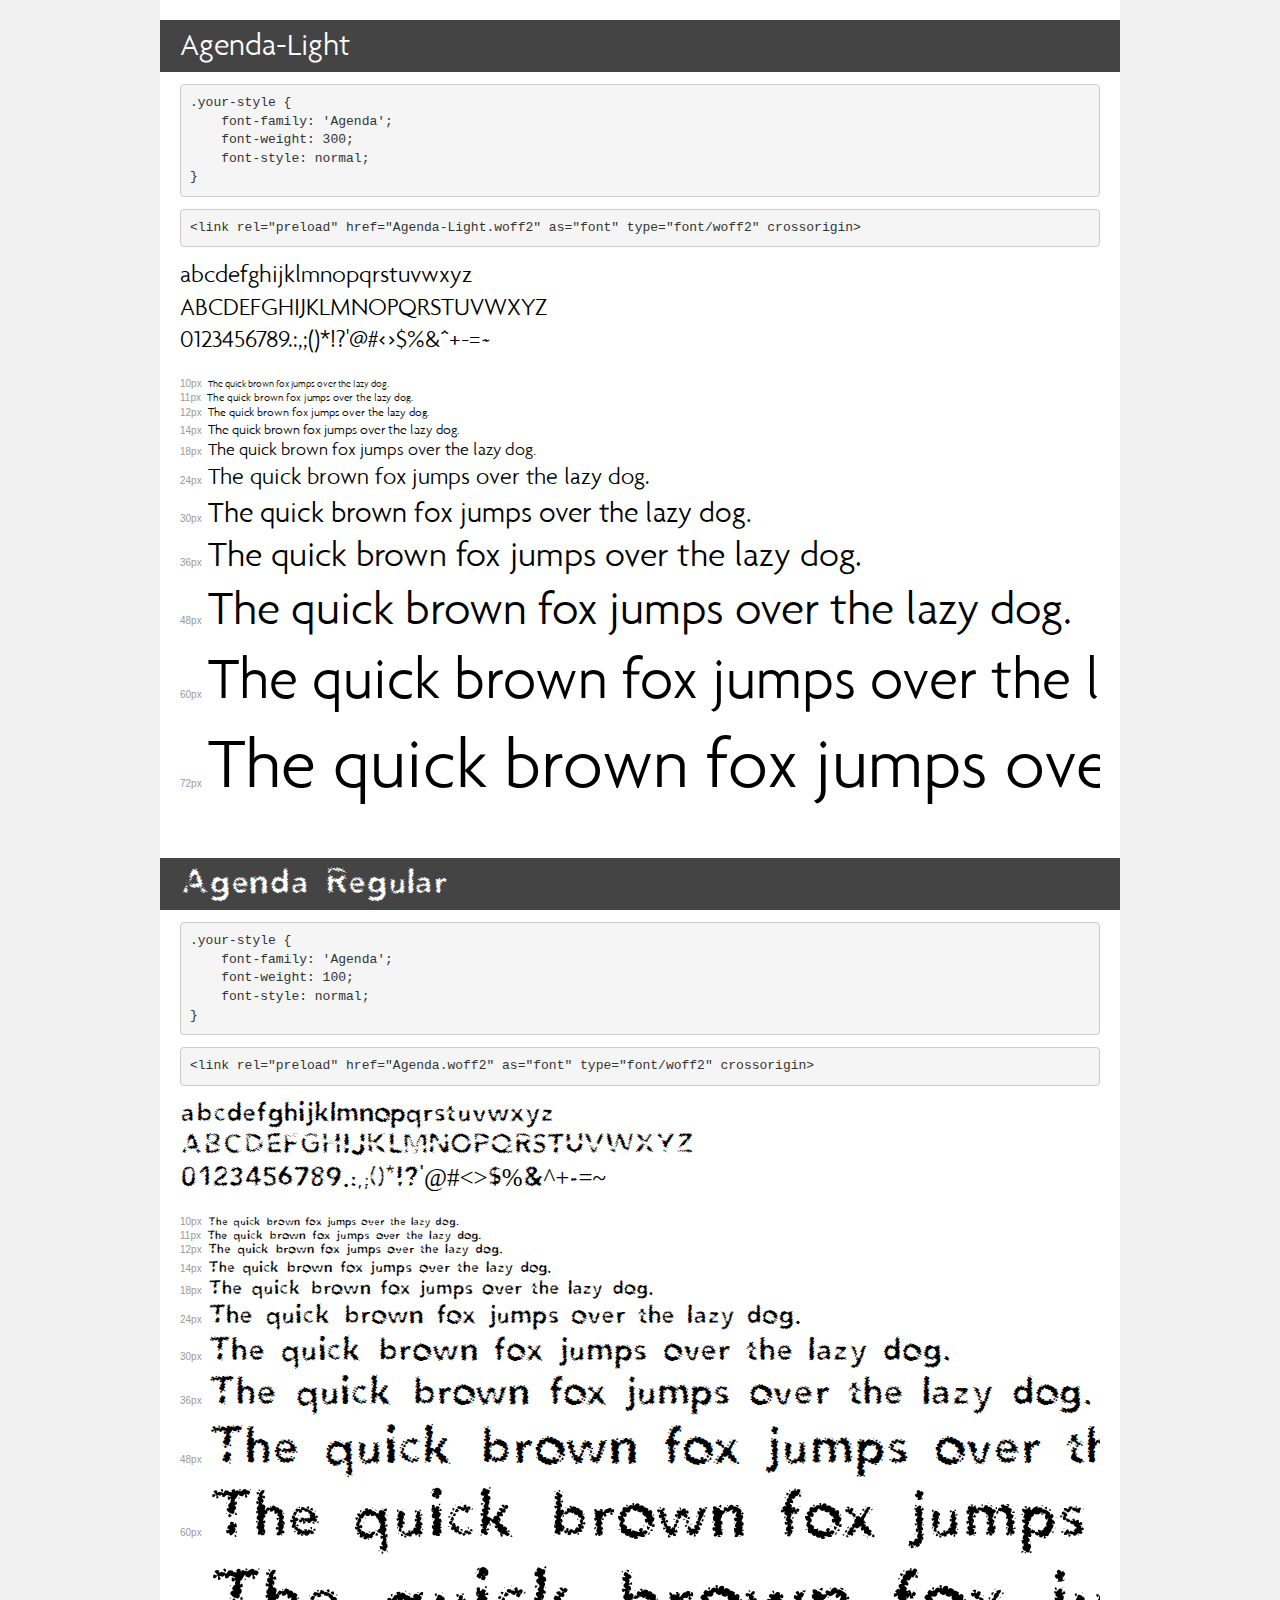
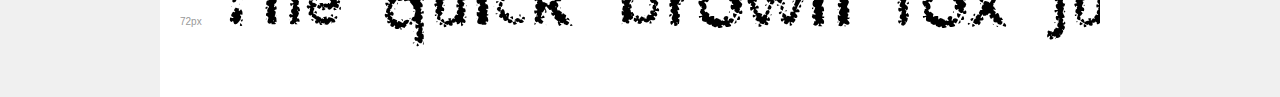
<file: fonts/agenda/demo.html>
<!DOCTYPE html>
<html lang="en">
<head>
    <meta charset="utf-8">
    <meta http-equiv="X-UA-Compatible" content="IE=edge">
    <meta name="viewport" content="width=device-width, initial-scale=1">
    <meta name="robots" content="noindex, noarchive">
    <meta name="format-detection" content="telephone=no">
    <title>Transfonter demo</title>
    <link href="stylesheet.css" rel="stylesheet">
    <style>
        /*
        http://meyerweb.com/eric/tools/css/reset/
        v2.0 | 20110126
        License: none (public domain)
        */
        html, body, div, span, applet, object, iframe,
        h1, h2, h3, h4, h5, h6, p, blockquote, pre,
        a, abbr, acronym, address, big, cite, code,
        del, dfn, em, img, ins, kbd, q, s, samp,
        small, strike, strong, sub, sup, tt, var,
        b, u, i, center,
        dl, dt, dd, ol, ul, li,
        fieldset, form, label, legend,
        table, caption, tbody, tfoot, thead, tr, th, td,
        article, aside, canvas, details, embed,
        figure, figcaption, footer, header, hgroup,
        menu, nav, output, ruby, section, summary,
        time, mark, audio, video {
            margin: 0;
            padding: 0;
            border: 0;
            font-size: 100%;
            font: inherit;
            vertical-align: baseline;
        }
        /* HTML5 display-role reset for older browsers */
        article, aside, details, figcaption, figure,
        footer, header, hgroup, menu, nav, section {
            display: block;
        }
        body {
            line-height: 1;
        }
        ol, ul {
            list-style: none;
        }
        blockquote, q {
            quotes: none;
        }
        blockquote:before, blockquote:after,
        q:before, q:after {
            content: '';
            content: none;
        }
        table {
            border-collapse: collapse;
            border-spacing: 0;
        }
        /* demo styles */
        body {
            background: #f0f0f0;
            color: #000;
        }
        .page {
            background: #fff;
            width: 920px;
            margin: 0 auto;
            padding: 20px 20px 0 20px;
            overflow: hidden;
        }
        .font-container {
            overflow-x: auto;
            overflow-y: hidden;
            margin-bottom: 40px;
            line-height: 1.3;
            white-space: nowrap;
            padding-bottom: 5px;
        }
        h1 {
            position: relative;
            background: #444;
            font-size: 32px;
            color: #fff;
            padding: 10px 20px;
            margin: 0 -20px 12px -20px;
        }
        .letters {
            font-size: 25px;
            margin-bottom: 20px;
        }
        .s10:before {
            content: '10px';
        }
        .s11:before {
            content: '11px';
        }
        .s12:before {
            content: '12px';
        }
        .s14:before {
            content: '14px';
        }
        .s18:before {
            content: '18px';
        }
        .s24:before {
            content: '24px';
        }
        .s30:before {
            content: '30px';
        }
        .s36:before {
            content: '36px';
        }
        .s48:before {
            content: '48px';
        }
        .s60:before {
            content: '60px';
        }
        .s72:before {
            content: '72px';
        }
        .s10:before, .s11:before, .s12:before, .s14:before,
        .s18:before, .s24:before, .s30:before, .s36:before,
        .s48:before, .s60:before, .s72:before {
            font-family: Arial, sans-serif;
            font-size: 10px;
            font-weight: normal;
            font-style: normal;
            color: #999;
            padding-right: 6px;
        }
        pre {
            display: block;
            padding: 9px;
            margin: 0 0 12px;
            font-family: Monaco, Menlo, Consolas, "Courier New", monospace;
            font-size: 13px;
            line-height: 1.428571429;
            color: #333;
            font-weight: normal;
            font-style: normal;
            background-color: #f5f5f5;
            border: 1px solid #ccc;
            overflow-x: auto;
            border-radius: 4px;
        }
        /* responsive */
        @media (max-width: 959px) {
            .page {
                width: auto;
                margin: 0;
            }
        }
    </style>
</head>
<body>
<div class="page">
    <div class="demo">
        <h1 style="font-family: 'Agenda'; font-weight: 300; font-style: normal;">Agenda-Light</h1>
        <pre title="Usage">.your-style {
    font-family: 'Agenda';
    font-weight: 300;
    font-style: normal;
}</pre>
        <pre title="Preload (optional)">
&lt;link rel=&quot;preload&quot; href=&quot;Agenda-Light.woff2&quot; as=&quot;font&quot; type=&quot;font/woff2&quot; crossorigin&gt;</pre>
        <div class="font-container" style="font-family: 'Agenda'; font-weight: 300; font-style: normal;">
            <p class="letters">
                abcdefghijklmnopqrstuvwxyz<br>
ABCDEFGHIJKLMNOPQRSTUVWXYZ<br>
                0123456789.:,;()*!?'@#&lt;&gt;$%&^+-=~
            </p>
            <p class="s10" style="font-size: 10px;">The quick brown fox jumps over the lazy dog.</p>
            <p class="s11" style="font-size: 11px;">The quick brown fox jumps over the lazy dog.</p>
            <p class="s12" style="font-size: 12px;">The quick brown fox jumps over the lazy dog.</p>
            <p class="s14" style="font-size: 14px;">The quick brown fox jumps over the lazy dog.</p>
            <p class="s18" style="font-size: 18px;">The quick brown fox jumps over the lazy dog.</p>
            <p class="s24" style="font-size: 24px;">The quick brown fox jumps over the lazy dog.</p>
            <p class="s30" style="font-size: 30px;">The quick brown fox jumps over the lazy dog.</p>
            <p class="s36" style="font-size: 36px;">The quick brown fox jumps over the lazy dog.</p>
            <p class="s48" style="font-size: 48px;">The quick brown fox jumps over the lazy dog.</p>
            <p class="s60" style="font-size: 60px;">The quick brown fox jumps over the lazy dog.</p>
            <p class="s72" style="font-size: 72px;">The quick brown fox jumps over the lazy dog.</p>
        </div>
    </div>

    <div class="demo">
        <h1 style="font-family: 'Agenda'; font-weight: 100; font-style: normal;">Agenda Regular</h1>
        <pre title="Usage">.your-style {
    font-family: 'Agenda';
    font-weight: 100;
    font-style: normal;
}</pre>
        <pre title="Preload (optional)">
&lt;link rel=&quot;preload&quot; href=&quot;Agenda.woff2&quot; as=&quot;font&quot; type=&quot;font/woff2&quot; crossorigin&gt;</pre>
        <div class="font-container" style="font-family: 'Agenda'; font-weight: 100; font-style: normal;">
            <p class="letters">
                abcdefghijklmnopqrstuvwxyz<br>
ABCDEFGHIJKLMNOPQRSTUVWXYZ<br>
                0123456789.:,;()*!?'@#&lt;&gt;$%&^+-=~
            </p>
            <p class="s10" style="font-size: 10px;">The quick brown fox jumps over the lazy dog.</p>
            <p class="s11" style="font-size: 11px;">The quick brown fox jumps over the lazy dog.</p>
            <p class="s12" style="font-size: 12px;">The quick brown fox jumps over the lazy dog.</p>
            <p class="s14" style="font-size: 14px;">The quick brown fox jumps over the lazy dog.</p>
            <p class="s18" style="font-size: 18px;">The quick brown fox jumps over the lazy dog.</p>
            <p class="s24" style="font-size: 24px;">The quick brown fox jumps over the lazy dog.</p>
            <p class="s30" style="font-size: 30px;">The quick brown fox jumps over the lazy dog.</p>
            <p class="s36" style="font-size: 36px;">The quick brown fox jumps over the lazy dog.</p>
            <p class="s48" style="font-size: 48px;">The quick brown fox jumps over the lazy dog.</p>
            <p class="s60" style="font-size: 60px;">The quick brown fox jumps over the lazy dog.</p>
            <p class="s72" style="font-size: 72px;">The quick brown fox jumps over the lazy dog.</p>
        </div>
    </div>

</div>
</body>
</html>
</file>
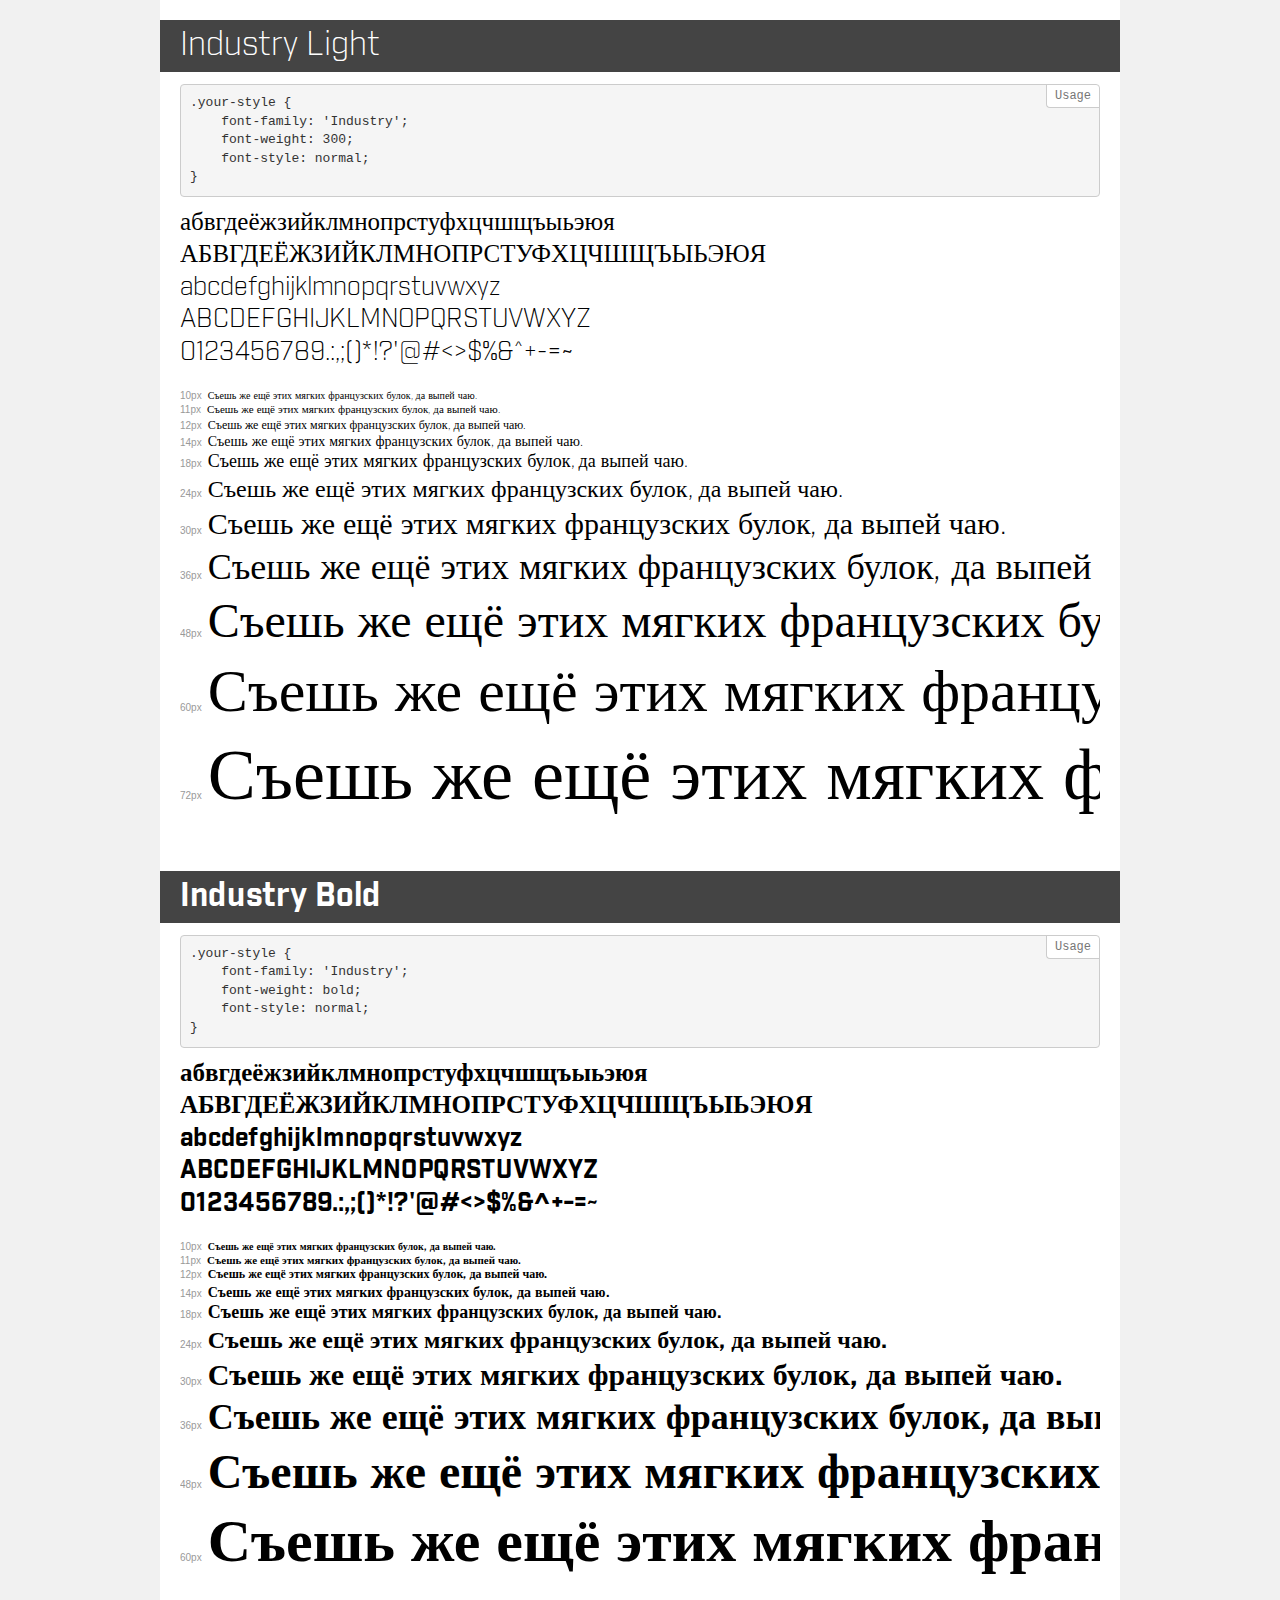
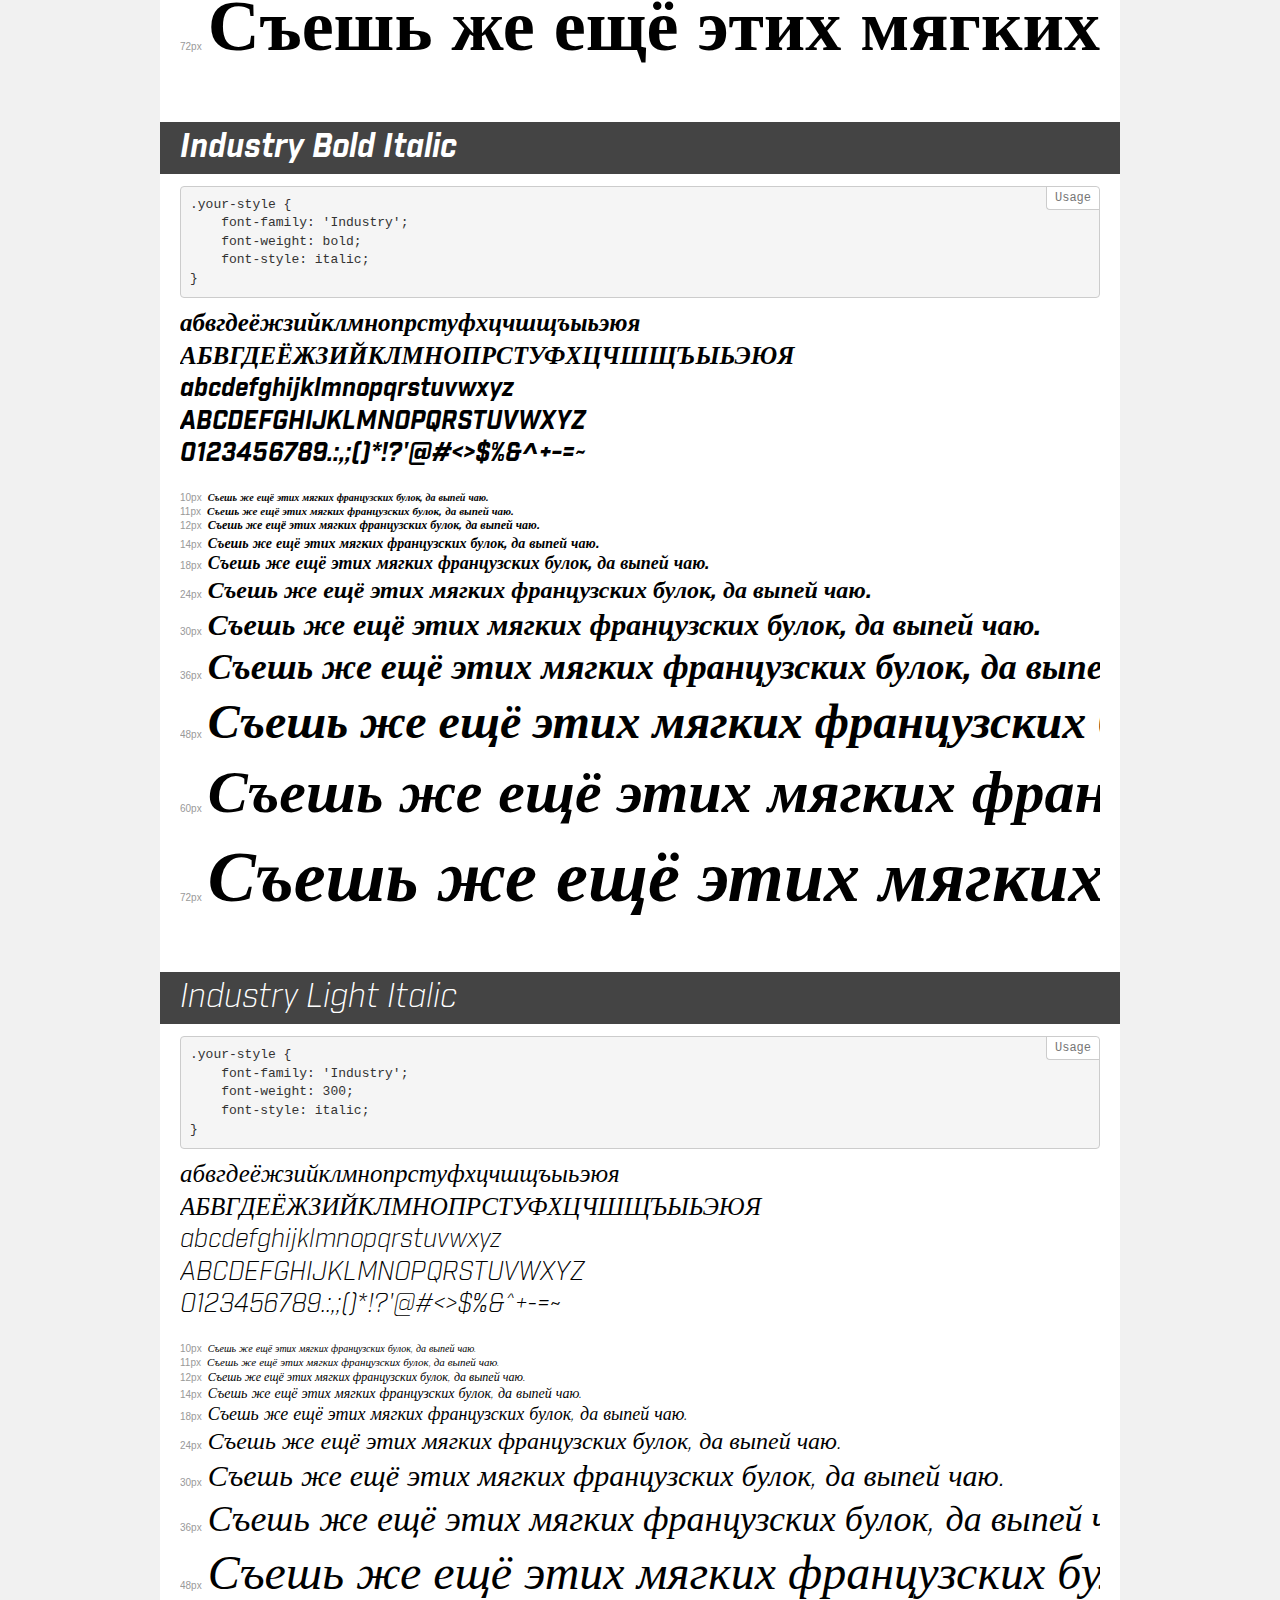
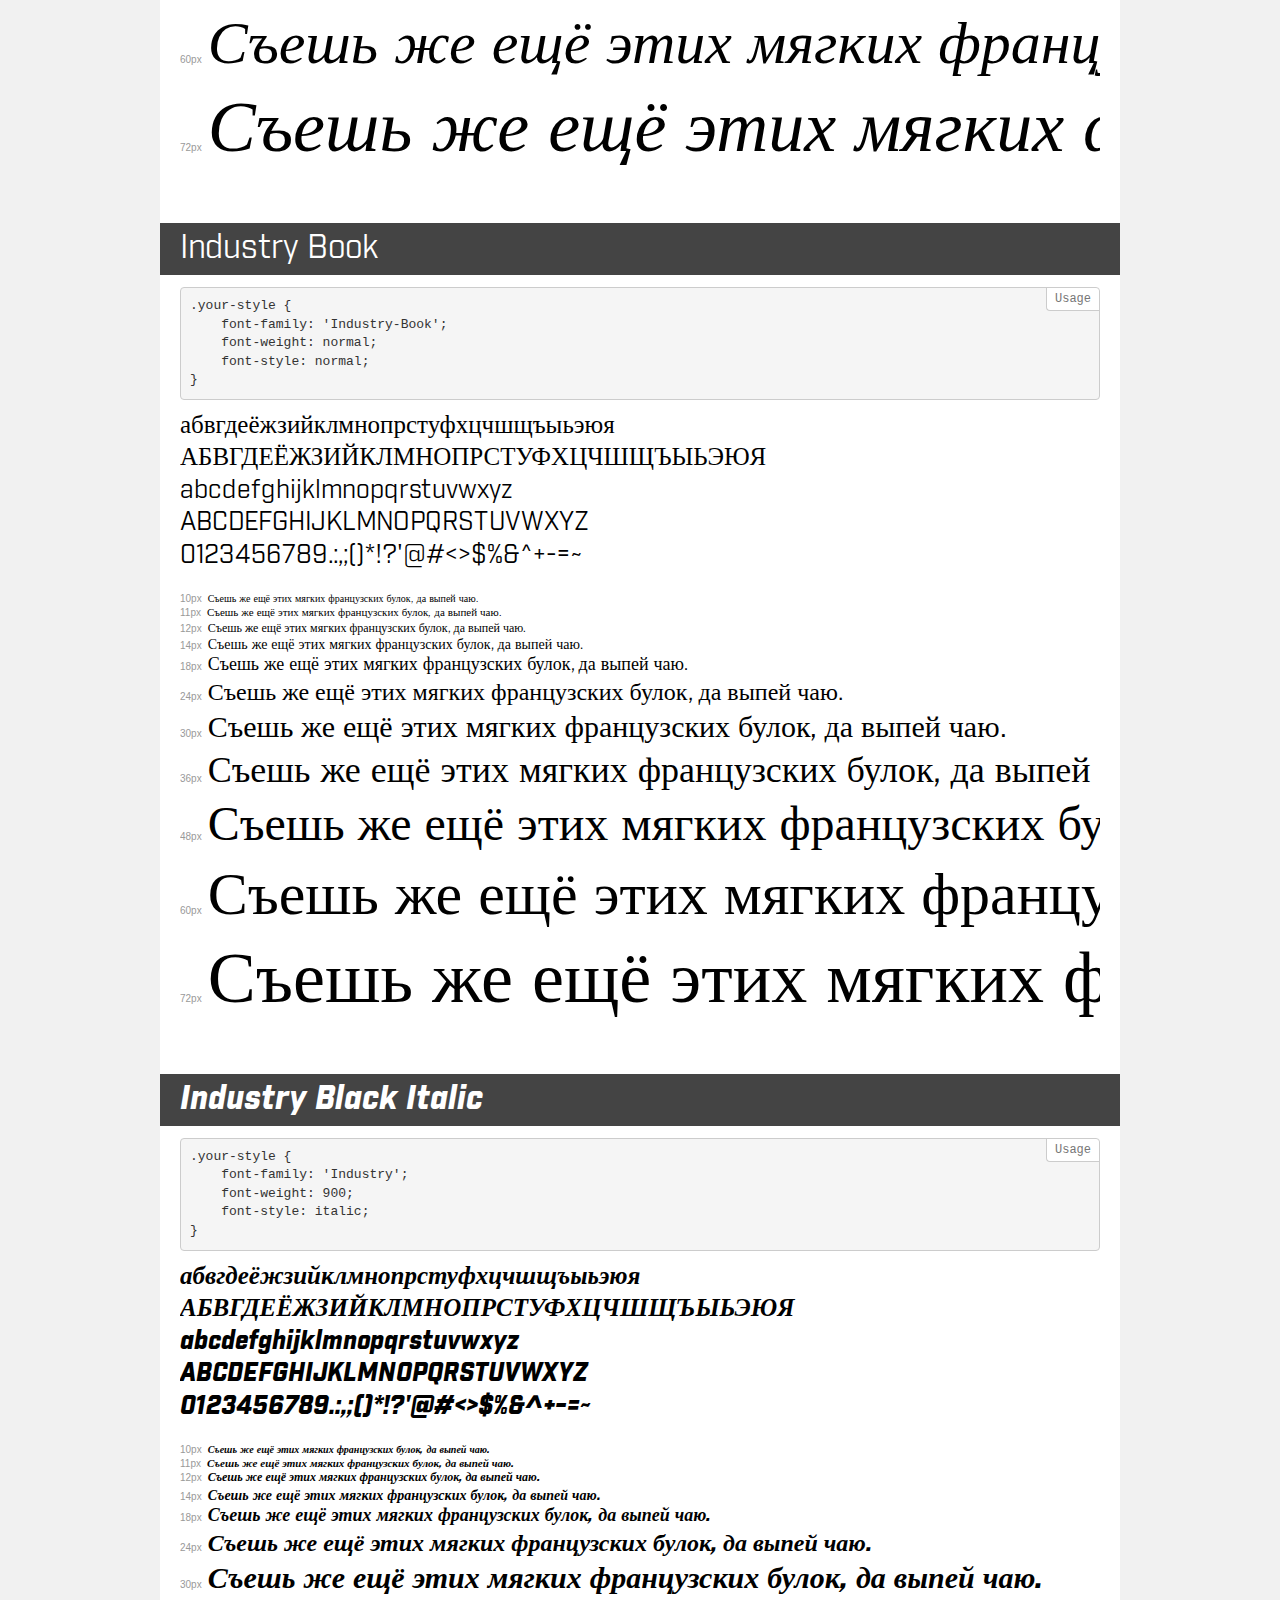
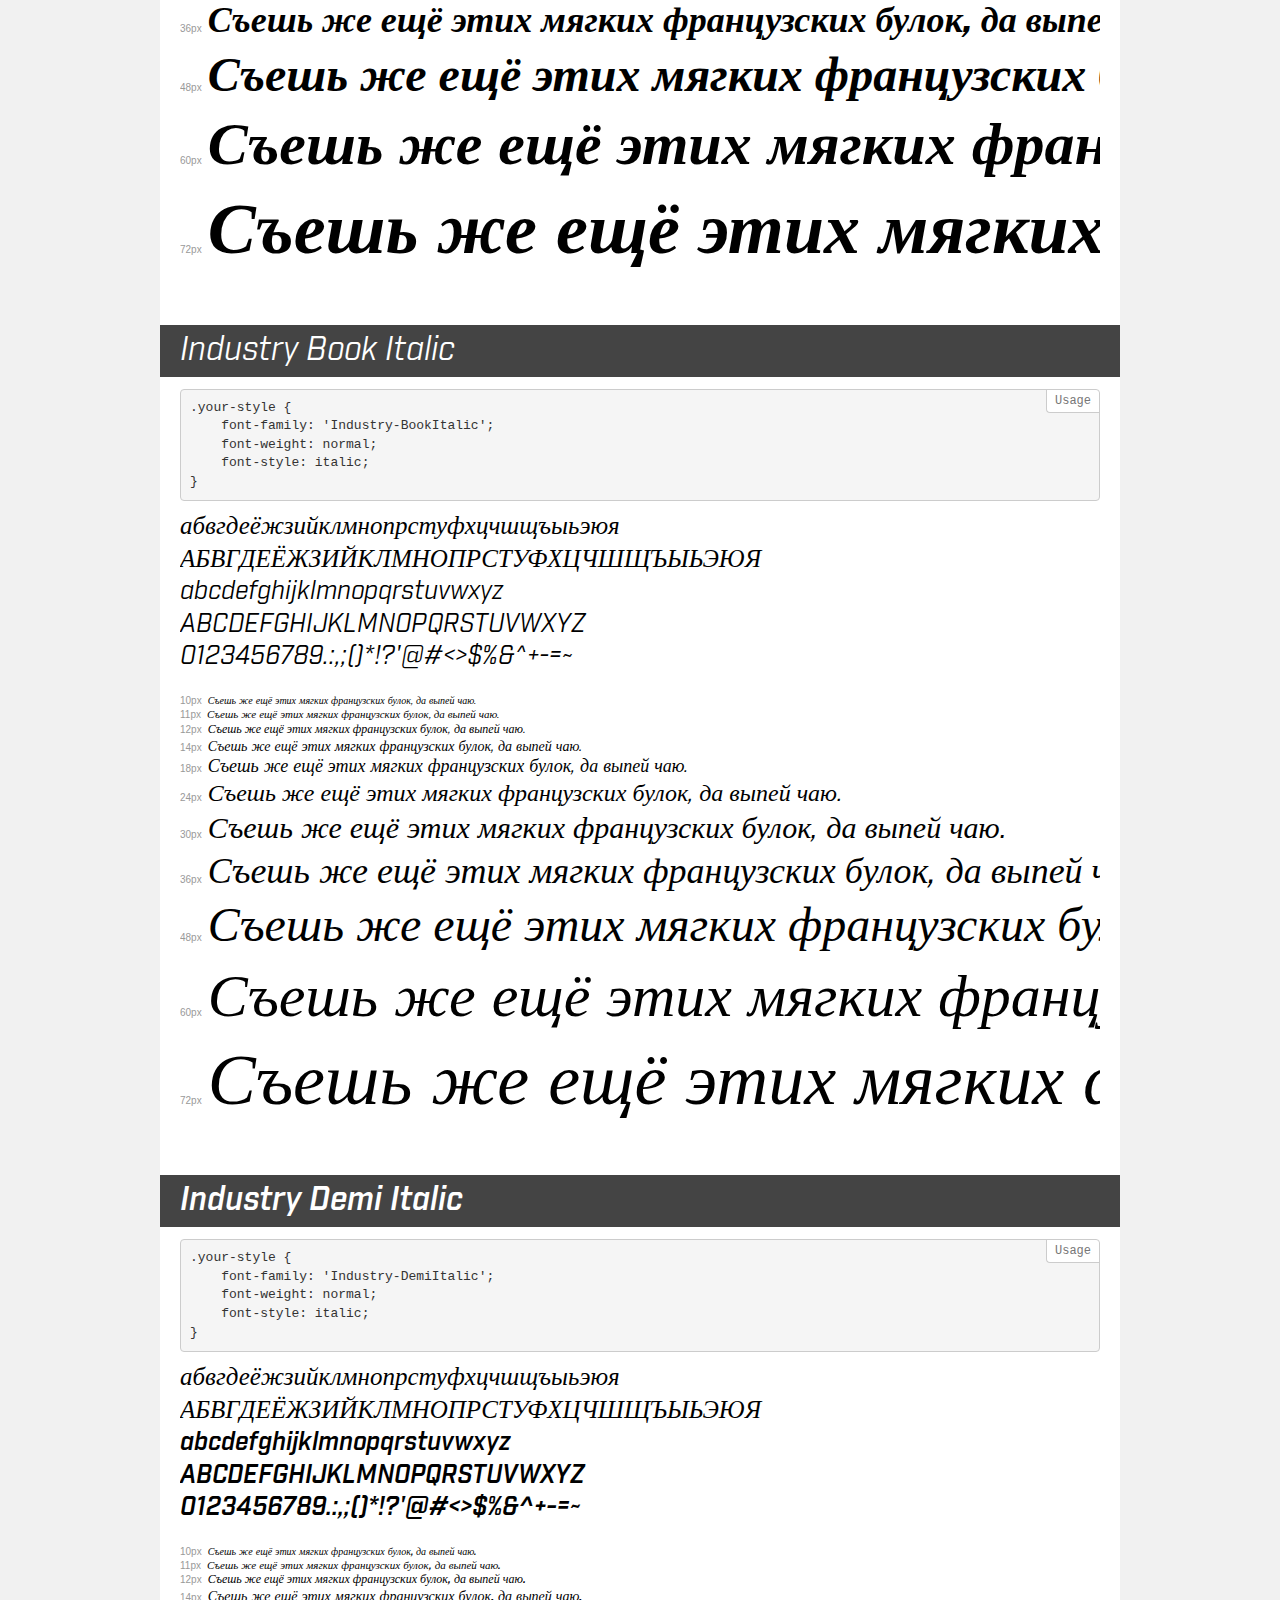
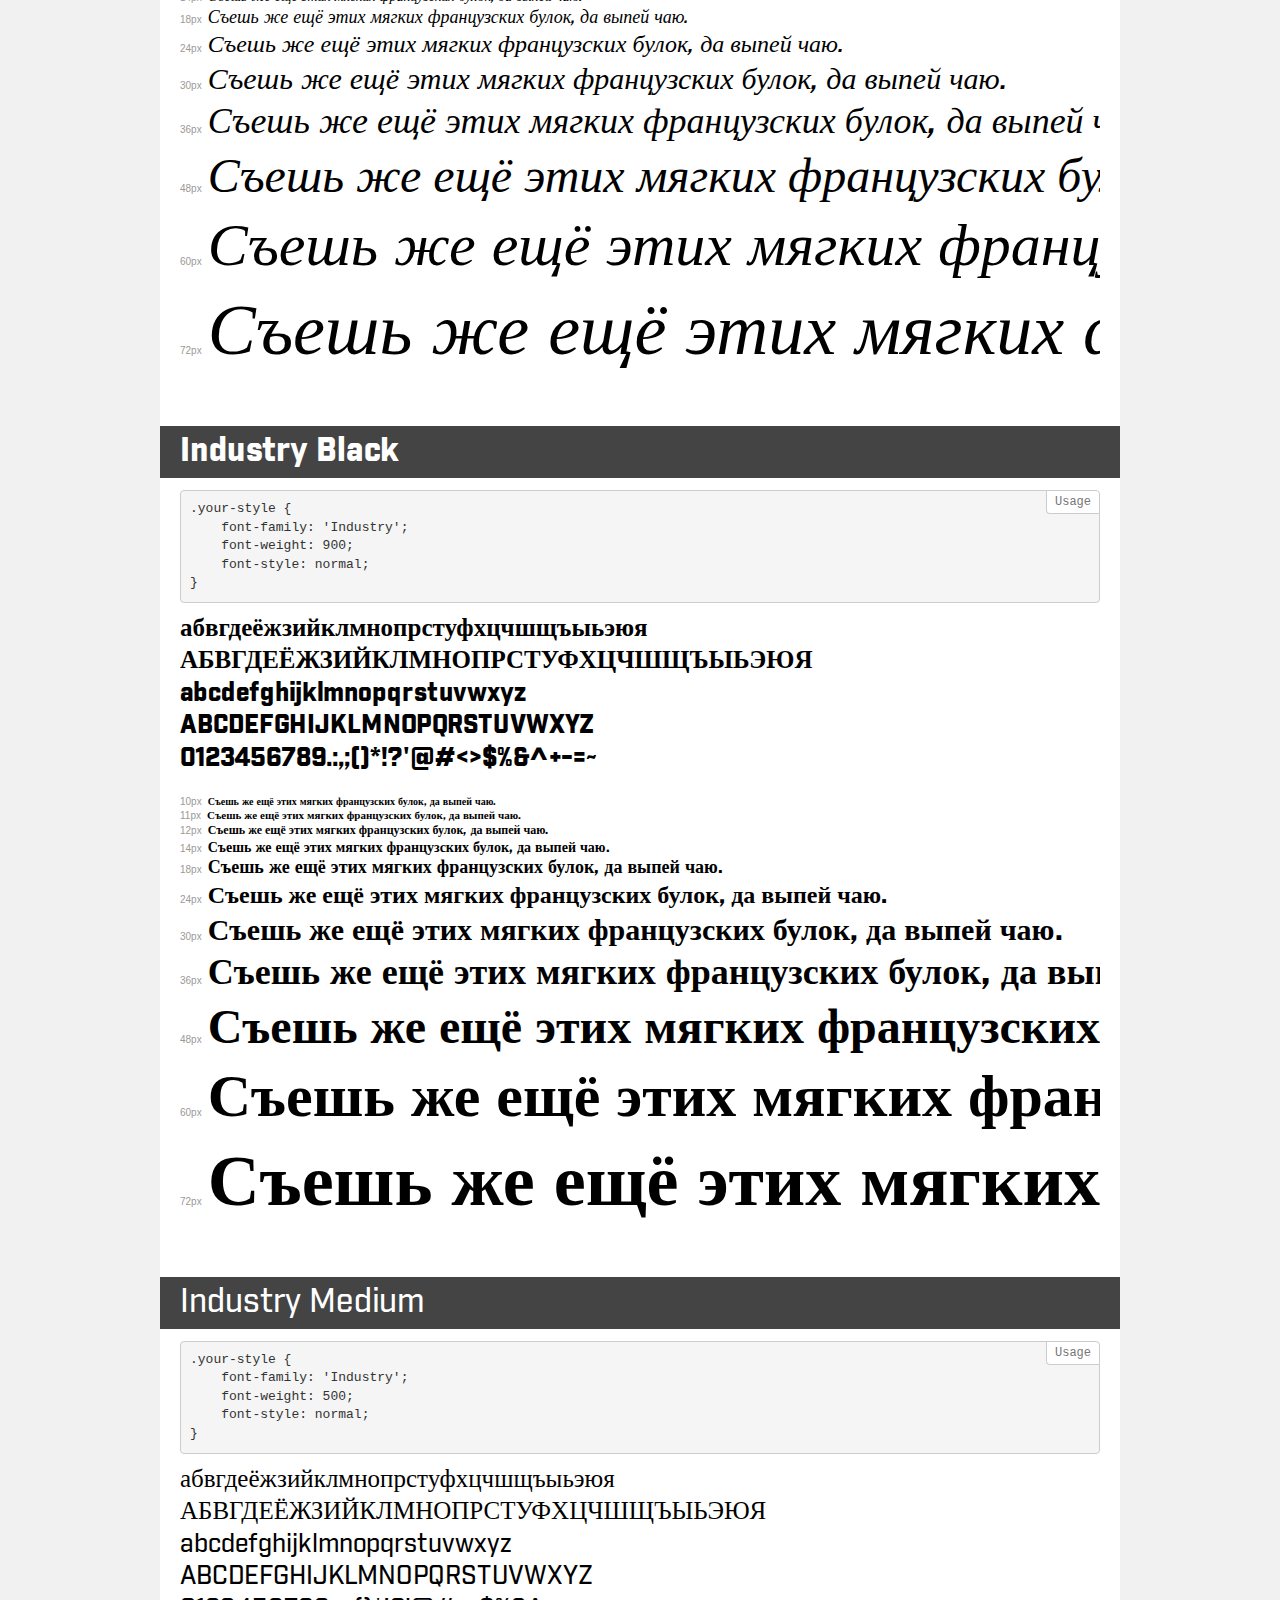
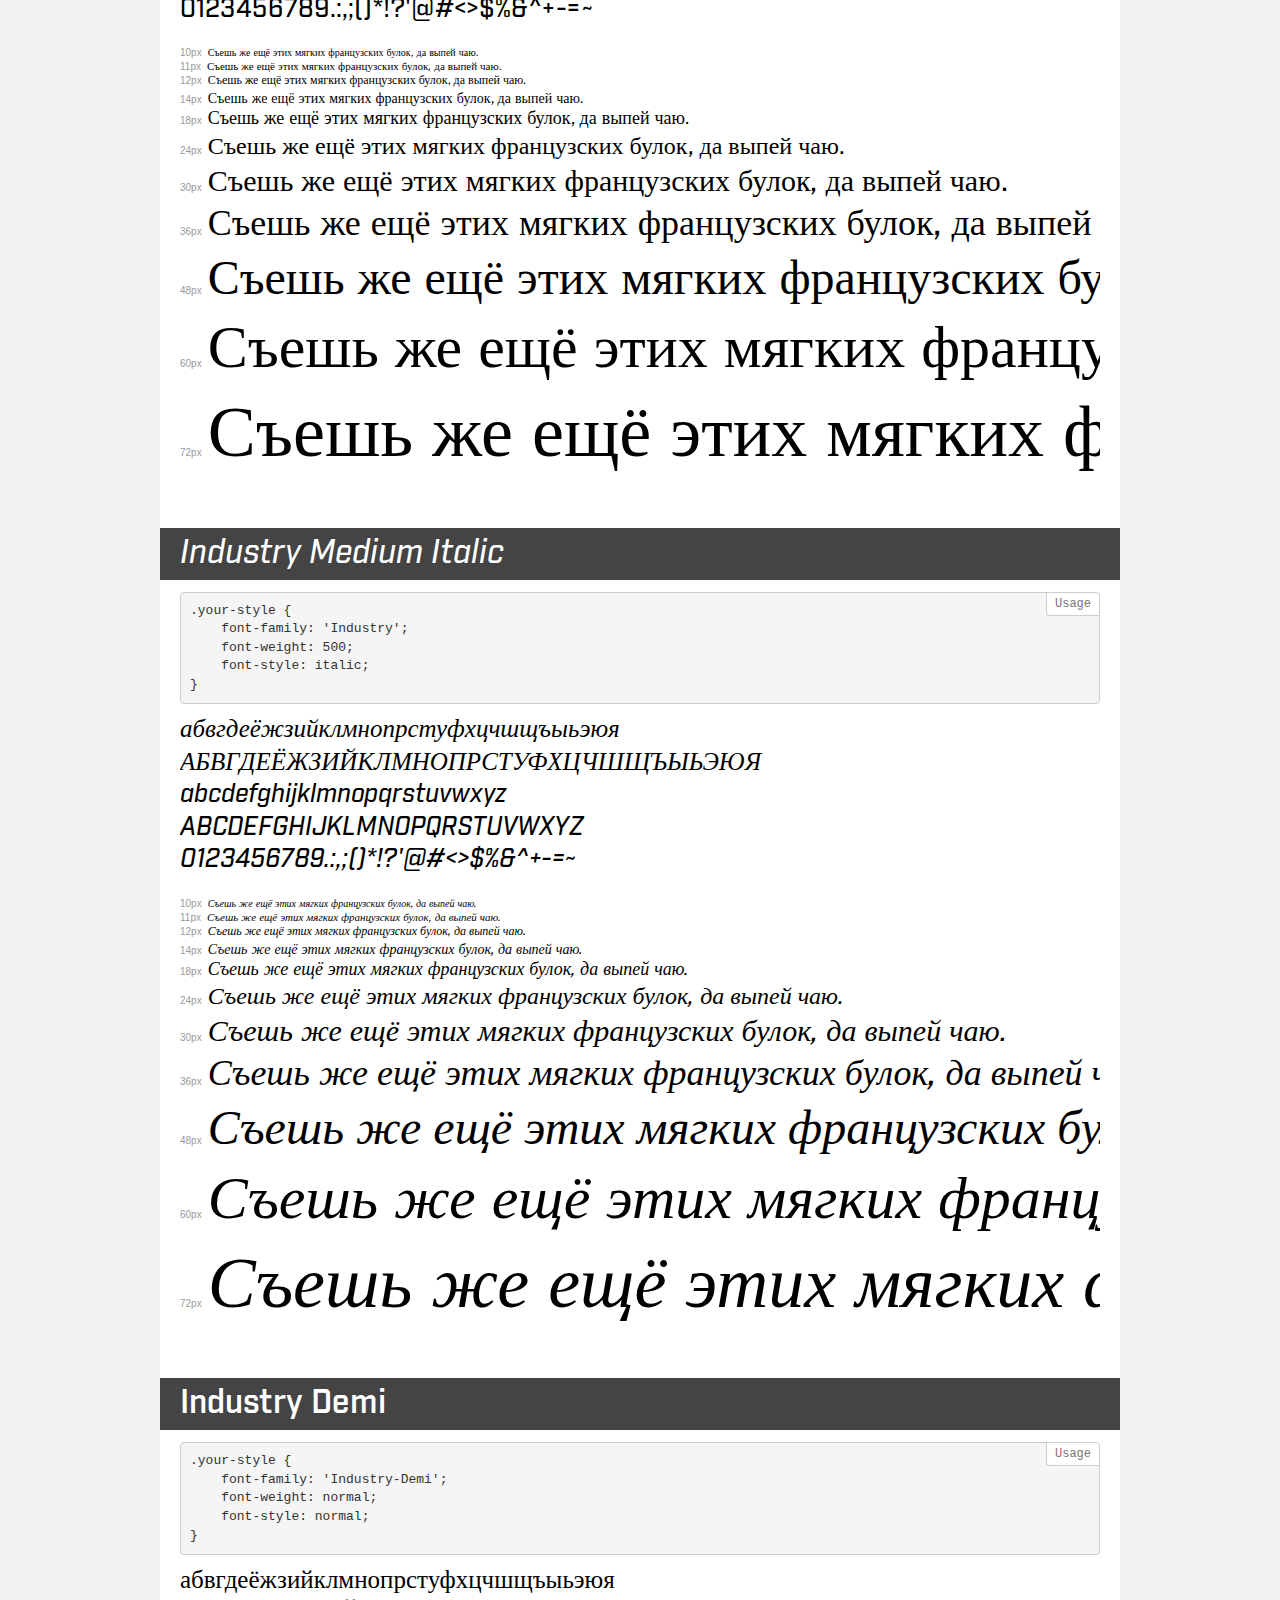
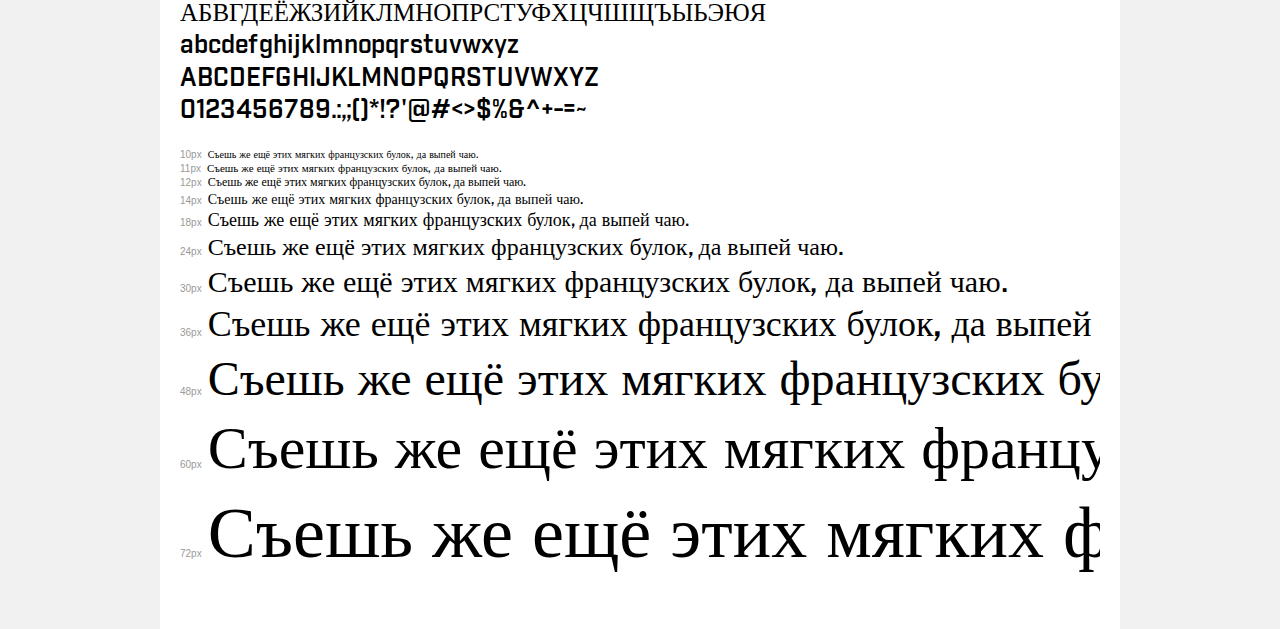
<file: fonts/Industry/demo.html>
<!DOCTYPE html>
<html>
<head>
    <meta charset="utf-8">
    <meta http-equiv="X-UA-Compatible" content="IE=edge">
    <meta name="viewport" content="width=device-width, initial-scale=1">
    <meta name="robots" content="noindex, noarchive">
    <meta name="format-detection" content="telephone=no">
    <title>Transfonter demo</title>
    <link href="stylesheet.css" rel="stylesheet">
    <style>
        /*
        http://meyerweb.com/eric/tools/css/reset/
        v2.0 | 20110126
        License: none (public domain)
        */
        html, body, div, span, applet, object, iframe,
        h1, h2, h3, h4, h5, h6, p, blockquote, pre,
        a, abbr, acronym, address, big, cite, code,
        del, dfn, em, img, ins, kbd, q, s, samp,
        small, strike, strong, sub, sup, tt, var,
        b, u, i, center,
        dl, dt, dd, ol, ul, li,
        fieldset, form, label, legend,
        table, caption, tbody, tfoot, thead, tr, th, td,
        article, aside, canvas, details, embed,
        figure, figcaption, footer, header, hgroup,
        menu, nav, output, ruby, section, summary,
        time, mark, audio, video {
            margin: 0;
            padding: 0;
            border: 0;
            font-size: 100%;
            font: inherit;
            vertical-align: baseline;
        }
        /* HTML5 display-role reset for older browsers */
        article, aside, details, figcaption, figure,
        footer, header, hgroup, menu, nav, section {
            display: block;
        }
        body {
            line-height: 1;
        }
        ol, ul {
            list-style: none;
        }
        blockquote, q {
            quotes: none;
        }
        blockquote:before, blockquote:after,
        q:before, q:after {
            content: '';
            content: none;
        }
        table {
            border-collapse: collapse;
            border-spacing: 0;
        }
        /* common styles */
        body {
            background: #f1f1f1;
            color: #000;
        }
        .page {
            background: #fff;
            width: 920px;
            margin: 0 auto;
            padding: 20px 20px 0 20px;
            overflow: hidden;
        }
        .font-container {
            overflow-x: auto;
            overflow-y: hidden;
            margin-bottom: 40px;
            line-height: 1.3;
            white-space: nowrap;
            padding-bottom: 5px;
        }
        h1 {
            position: relative;
            background: #444;
            font-size: 32px;
            color: #fff;
            padding: 10px 20px;
            margin: 0 -20px 12px -20px;
        }
        .letters {
            font-size: 25px;
            margin-bottom: 20px;
        }
        .s10:before {
            content: '10px';
        }
        .s11:before {
            content: '11px';
        }
        .s12:before {
            content: '12px';
        }
        .s14:before {
            content: '14px';
        }
        .s18:before {
            content: '18px';
        }
        .s24:before {
            content: '24px';
        }
        .s30:before {
            content: '30px';
        }
        .s36:before {
            content: '36px';
        }
        .s48:before {
            content: '48px';
        }
        .s60:before {
            content: '60px';
        }
        .s72:before {
            content: '72px';
        }
        .s10:before, .s11:before, .s12:before, .s14:before,
        .s18:before, .s24:before, .s30:before, .s36:before,
        .s48:before, .s60:before, .s72:before {
            font-family: Arial, sans-serif;
            font-size: 10px;
            font-weight: normal;
            font-style: normal;
            color: #999;
            padding-right: 6px;
        }
        pre {
            display: block;
            position: relative;
            padding: 9px;
            margin: 0 0 10px;
            font-family: Monaco, Menlo, Consolas, "Courier New", monospace !important;
            font-size: 13px;
            line-height: 1.428571429;
            color: #333;
            font-weight: normal !important;
            font-style: normal !important;
            background-color: #f5f5f5;
            border: 1px solid #ccc;
            overflow-x: auto;
            border-radius: 4px;
        }
        pre:after {
            display: block;
            position: absolute;
            right: 0;
            top: 0;
            content: 'Usage';
            line-height: 1;
            padding: 5px 8px;
            font-size: 12px;
            color: #767676;
            background-color: #fff;
            border: 1px solid #ccc;
            border-right: none;
            border-top: none;
            border-radius: 0 4px 0 4px;
            z-index: 10;
        }
        /* responsive */
        @media (max-width: 959px) {
            .page {
                width: auto;
                margin: 0;
            }
        }
    </style>
</head>
<body>
<div class="page">
    <div class="demo" style="font-family: 'Industry'; font-weight: 300; font-style: normal;">
        <h1>Industry Light</h1>
        <pre>.your-style {
    font-family: 'Industry';
    font-weight: 300;
    font-style: normal;
}</pre>
        <div class="font-container">
            <p class="letters">
                абвгдеёжзийклмнопрстуфхцчшщъыьэюя<br>
АБВГДЕЁЖЗИЙКЛМНОПРСТУФХЦЧШЩЪЫЬЭЮЯ<br>
abcdefghijklmnopqrstuvwxyz<br>
ABCDEFGHIJKLMNOPQRSTUVWXYZ<br>
                0123456789.:,;()*!?'@#<>$%&^+-=~
            </p>
            <p class="s10" style="font-size: 10px;">Съешь же ещё этих мягких французских булок, да выпей чаю.</p>
            <p class="s11" style="font-size: 11px;">Съешь же ещё этих мягких французских булок, да выпей чаю.</p>
            <p class="s12" style="font-size: 12px;">Съешь же ещё этих мягких французских булок, да выпей чаю.</p>
            <p class="s14" style="font-size: 14px;">Съешь же ещё этих мягких французских булок, да выпей чаю.</p>
            <p class="s18" style="font-size: 18px;">Съешь же ещё этих мягких французских булок, да выпей чаю.</p>
            <p class="s24" style="font-size: 24px;">Съешь же ещё этих мягких французских булок, да выпей чаю.</p>
            <p class="s30" style="font-size: 30px;">Съешь же ещё этих мягких французских булок, да выпей чаю.</p>
            <p class="s36" style="font-size: 36px;">Съешь же ещё этих мягких французских булок, да выпей чаю.</p>
            <p class="s48" style="font-size: 48px;">Съешь же ещё этих мягких французских булок, да выпей чаю.</p>
            <p class="s60" style="font-size: 60px;">Съешь же ещё этих мягких французских булок, да выпей чаю.</p>
            <p class="s72" style="font-size: 72px;">Съешь же ещё этих мягких французских булок, да выпей чаю.</p>
        </div>
    </div>
    <div class="demo" style="font-family: 'Industry'; font-weight: bold; font-style: normal;">
        <h1>Industry Bold</h1>
        <pre>.your-style {
    font-family: 'Industry';
    font-weight: bold;
    font-style: normal;
}</pre>
        <div class="font-container">
            <p class="letters">
                абвгдеёжзийклмнопрстуфхцчшщъыьэюя<br>
АБВГДЕЁЖЗИЙКЛМНОПРСТУФХЦЧШЩЪЫЬЭЮЯ<br>
abcdefghijklmnopqrstuvwxyz<br>
ABCDEFGHIJKLMNOPQRSTUVWXYZ<br>
                0123456789.:,;()*!?'@#<>$%&^+-=~
            </p>
            <p class="s10" style="font-size: 10px;">Съешь же ещё этих мягких французских булок, да выпей чаю.</p>
            <p class="s11" style="font-size: 11px;">Съешь же ещё этих мягких французских булок, да выпей чаю.</p>
            <p class="s12" style="font-size: 12px;">Съешь же ещё этих мягких французских булок, да выпей чаю.</p>
            <p class="s14" style="font-size: 14px;">Съешь же ещё этих мягких французских булок, да выпей чаю.</p>
            <p class="s18" style="font-size: 18px;">Съешь же ещё этих мягких французских булок, да выпей чаю.</p>
            <p class="s24" style="font-size: 24px;">Съешь же ещё этих мягких французских булок, да выпей чаю.</p>
            <p class="s30" style="font-size: 30px;">Съешь же ещё этих мягких французских булок, да выпей чаю.</p>
            <p class="s36" style="font-size: 36px;">Съешь же ещё этих мягких французских булок, да выпей чаю.</p>
            <p class="s48" style="font-size: 48px;">Съешь же ещё этих мягких французских булок, да выпей чаю.</p>
            <p class="s60" style="font-size: 60px;">Съешь же ещё этих мягких французских булок, да выпей чаю.</p>
            <p class="s72" style="font-size: 72px;">Съешь же ещё этих мягких французских булок, да выпей чаю.</p>
        </div>
    </div>
    <div class="demo" style="font-family: 'Industry'; font-weight: bold; font-style: italic;">
        <h1>Industry Bold Italic</h1>
        <pre>.your-style {
    font-family: 'Industry';
    font-weight: bold;
    font-style: italic;
}</pre>
        <div class="font-container">
            <p class="letters">
                абвгдеёжзийклмнопрстуфхцчшщъыьэюя<br>
АБВГДЕЁЖЗИЙКЛМНОПРСТУФХЦЧШЩЪЫЬЭЮЯ<br>
abcdefghijklmnopqrstuvwxyz<br>
ABCDEFGHIJKLMNOPQRSTUVWXYZ<br>
                0123456789.:,;()*!?'@#<>$%&^+-=~
            </p>
            <p class="s10" style="font-size: 10px;">Съешь же ещё этих мягких французских булок, да выпей чаю.</p>
            <p class="s11" style="font-size: 11px;">Съешь же ещё этих мягких французских булок, да выпей чаю.</p>
            <p class="s12" style="font-size: 12px;">Съешь же ещё этих мягких французских булок, да выпей чаю.</p>
            <p class="s14" style="font-size: 14px;">Съешь же ещё этих мягких французских булок, да выпей чаю.</p>
            <p class="s18" style="font-size: 18px;">Съешь же ещё этих мягких французских булок, да выпей чаю.</p>
            <p class="s24" style="font-size: 24px;">Съешь же ещё этих мягких французских булок, да выпей чаю.</p>
            <p class="s30" style="font-size: 30px;">Съешь же ещё этих мягких французских булок, да выпей чаю.</p>
            <p class="s36" style="font-size: 36px;">Съешь же ещё этих мягких французских булок, да выпей чаю.</p>
            <p class="s48" style="font-size: 48px;">Съешь же ещё этих мягких французских булок, да выпей чаю.</p>
            <p class="s60" style="font-size: 60px;">Съешь же ещё этих мягких французских булок, да выпей чаю.</p>
            <p class="s72" style="font-size: 72px;">Съешь же ещё этих мягких французских булок, да выпей чаю.</p>
        </div>
    </div>
    <div class="demo" style="font-family: 'Industry'; font-weight: 300; font-style: italic;">
        <h1>Industry Light Italic</h1>
        <pre>.your-style {
    font-family: 'Industry';
    font-weight: 300;
    font-style: italic;
}</pre>
        <div class="font-container">
            <p class="letters">
                абвгдеёжзийклмнопрстуфхцчшщъыьэюя<br>
АБВГДЕЁЖЗИЙКЛМНОПРСТУФХЦЧШЩЪЫЬЭЮЯ<br>
abcdefghijklmnopqrstuvwxyz<br>
ABCDEFGHIJKLMNOPQRSTUVWXYZ<br>
                0123456789.:,;()*!?'@#<>$%&^+-=~
            </p>
            <p class="s10" style="font-size: 10px;">Съешь же ещё этих мягких французских булок, да выпей чаю.</p>
            <p class="s11" style="font-size: 11px;">Съешь же ещё этих мягких французских булок, да выпей чаю.</p>
            <p class="s12" style="font-size: 12px;">Съешь же ещё этих мягких французских булок, да выпей чаю.</p>
            <p class="s14" style="font-size: 14px;">Съешь же ещё этих мягких французских булок, да выпей чаю.</p>
            <p class="s18" style="font-size: 18px;">Съешь же ещё этих мягких французских булок, да выпей чаю.</p>
            <p class="s24" style="font-size: 24px;">Съешь же ещё этих мягких французских булок, да выпей чаю.</p>
            <p class="s30" style="font-size: 30px;">Съешь же ещё этих мягких французских булок, да выпей чаю.</p>
            <p class="s36" style="font-size: 36px;">Съешь же ещё этих мягких французских булок, да выпей чаю.</p>
            <p class="s48" style="font-size: 48px;">Съешь же ещё этих мягких французских булок, да выпей чаю.</p>
            <p class="s60" style="font-size: 60px;">Съешь же ещё этих мягких французских булок, да выпей чаю.</p>
            <p class="s72" style="font-size: 72px;">Съешь же ещё этих мягких французских булок, да выпей чаю.</p>
        </div>
    </div>
    <div class="demo" style="font-family: 'Industry-Book'; font-weight: normal; font-style: normal;">
        <h1>Industry Book</h1>
        <pre>.your-style {
    font-family: 'Industry-Book';
    font-weight: normal;
    font-style: normal;
}</pre>
        <div class="font-container">
            <p class="letters">
                абвгдеёжзийклмнопрстуфхцчшщъыьэюя<br>
АБВГДЕЁЖЗИЙКЛМНОПРСТУФХЦЧШЩЪЫЬЭЮЯ<br>
abcdefghijklmnopqrstuvwxyz<br>
ABCDEFGHIJKLMNOPQRSTUVWXYZ<br>
                0123456789.:,;()*!?'@#<>$%&^+-=~
            </p>
            <p class="s10" style="font-size: 10px;">Съешь же ещё этих мягких французских булок, да выпей чаю.</p>
            <p class="s11" style="font-size: 11px;">Съешь же ещё этих мягких французских булок, да выпей чаю.</p>
            <p class="s12" style="font-size: 12px;">Съешь же ещё этих мягких французских булок, да выпей чаю.</p>
            <p class="s14" style="font-size: 14px;">Съешь же ещё этих мягких французских булок, да выпей чаю.</p>
            <p class="s18" style="font-size: 18px;">Съешь же ещё этих мягких французских булок, да выпей чаю.</p>
            <p class="s24" style="font-size: 24px;">Съешь же ещё этих мягких французских булок, да выпей чаю.</p>
            <p class="s30" style="font-size: 30px;">Съешь же ещё этих мягких французских булок, да выпей чаю.</p>
            <p class="s36" style="font-size: 36px;">Съешь же ещё этих мягких французских булок, да выпей чаю.</p>
            <p class="s48" style="font-size: 48px;">Съешь же ещё этих мягких французских булок, да выпей чаю.</p>
            <p class="s60" style="font-size: 60px;">Съешь же ещё этих мягких французских булок, да выпей чаю.</p>
            <p class="s72" style="font-size: 72px;">Съешь же ещё этих мягких французских булок, да выпей чаю.</p>
        </div>
    </div>
    <div class="demo" style="font-family: 'Industry'; font-weight: 900; font-style: italic;">
        <h1>Industry Black Italic</h1>
        <pre>.your-style {
    font-family: 'Industry';
    font-weight: 900;
    font-style: italic;
}</pre>
        <div class="font-container">
            <p class="letters">
                абвгдеёжзийклмнопрстуфхцчшщъыьэюя<br>
АБВГДЕЁЖЗИЙКЛМНОПРСТУФХЦЧШЩЪЫЬЭЮЯ<br>
abcdefghijklmnopqrstuvwxyz<br>
ABCDEFGHIJKLMNOPQRSTUVWXYZ<br>
                0123456789.:,;()*!?'@#<>$%&^+-=~
            </p>
            <p class="s10" style="font-size: 10px;">Съешь же ещё этих мягких французских булок, да выпей чаю.</p>
            <p class="s11" style="font-size: 11px;">Съешь же ещё этих мягких французских булок, да выпей чаю.</p>
            <p class="s12" style="font-size: 12px;">Съешь же ещё этих мягких французских булок, да выпей чаю.</p>
            <p class="s14" style="font-size: 14px;">Съешь же ещё этих мягких французских булок, да выпей чаю.</p>
            <p class="s18" style="font-size: 18px;">Съешь же ещё этих мягких французских булок, да выпей чаю.</p>
            <p class="s24" style="font-size: 24px;">Съешь же ещё этих мягких французских булок, да выпей чаю.</p>
            <p class="s30" style="font-size: 30px;">Съешь же ещё этих мягких французских булок, да выпей чаю.</p>
            <p class="s36" style="font-size: 36px;">Съешь же ещё этих мягких французских булок, да выпей чаю.</p>
            <p class="s48" style="font-size: 48px;">Съешь же ещё этих мягких французских булок, да выпей чаю.</p>
            <p class="s60" style="font-size: 60px;">Съешь же ещё этих мягких французских булок, да выпей чаю.</p>
            <p class="s72" style="font-size: 72px;">Съешь же ещё этих мягких французских булок, да выпей чаю.</p>
        </div>
    </div>
    <div class="demo" style="font-family: 'Industry-BookItalic'; font-weight: normal; font-style: italic;">
        <h1>Industry Book Italic</h1>
        <pre>.your-style {
    font-family: 'Industry-BookItalic';
    font-weight: normal;
    font-style: italic;
}</pre>
        <div class="font-container">
            <p class="letters">
                абвгдеёжзийклмнопрстуфхцчшщъыьэюя<br>
АБВГДЕЁЖЗИЙКЛМНОПРСТУФХЦЧШЩЪЫЬЭЮЯ<br>
abcdefghijklmnopqrstuvwxyz<br>
ABCDEFGHIJKLMNOPQRSTUVWXYZ<br>
                0123456789.:,;()*!?'@#<>$%&^+-=~
            </p>
            <p class="s10" style="font-size: 10px;">Съешь же ещё этих мягких французских булок, да выпей чаю.</p>
            <p class="s11" style="font-size: 11px;">Съешь же ещё этих мягких французских булок, да выпей чаю.</p>
            <p class="s12" style="font-size: 12px;">Съешь же ещё этих мягких французских булок, да выпей чаю.</p>
            <p class="s14" style="font-size: 14px;">Съешь же ещё этих мягких французских булок, да выпей чаю.</p>
            <p class="s18" style="font-size: 18px;">Съешь же ещё этих мягких французских булок, да выпей чаю.</p>
            <p class="s24" style="font-size: 24px;">Съешь же ещё этих мягких французских булок, да выпей чаю.</p>
            <p class="s30" style="font-size: 30px;">Съешь же ещё этих мягких французских булок, да выпей чаю.</p>
            <p class="s36" style="font-size: 36px;">Съешь же ещё этих мягких французских булок, да выпей чаю.</p>
            <p class="s48" style="font-size: 48px;">Съешь же ещё этих мягких французских булок, да выпей чаю.</p>
            <p class="s60" style="font-size: 60px;">Съешь же ещё этих мягких французских булок, да выпей чаю.</p>
            <p class="s72" style="font-size: 72px;">Съешь же ещё этих мягких французских булок, да выпей чаю.</p>
        </div>
    </div>
    <div class="demo" style="font-family: 'Industry-DemiItalic'; font-weight: normal; font-style: italic;">
        <h1>Industry Demi Italic</h1>
        <pre>.your-style {
    font-family: 'Industry-DemiItalic';
    font-weight: normal;
    font-style: italic;
}</pre>
        <div class="font-container">
            <p class="letters">
                абвгдеёжзийклмнопрстуфхцчшщъыьэюя<br>
АБВГДЕЁЖЗИЙКЛМНОПРСТУФХЦЧШЩЪЫЬЭЮЯ<br>
abcdefghijklmnopqrstuvwxyz<br>
ABCDEFGHIJKLMNOPQRSTUVWXYZ<br>
                0123456789.:,;()*!?'@#<>$%&^+-=~
            </p>
            <p class="s10" style="font-size: 10px;">Съешь же ещё этих мягких французских булок, да выпей чаю.</p>
            <p class="s11" style="font-size: 11px;">Съешь же ещё этих мягких французских булок, да выпей чаю.</p>
            <p class="s12" style="font-size: 12px;">Съешь же ещё этих мягких французских булок, да выпей чаю.</p>
            <p class="s14" style="font-size: 14px;">Съешь же ещё этих мягких французских булок, да выпей чаю.</p>
            <p class="s18" style="font-size: 18px;">Съешь же ещё этих мягких французских булок, да выпей чаю.</p>
            <p class="s24" style="font-size: 24px;">Съешь же ещё этих мягких французских булок, да выпей чаю.</p>
            <p class="s30" style="font-size: 30px;">Съешь же ещё этих мягких французских булок, да выпей чаю.</p>
            <p class="s36" style="font-size: 36px;">Съешь же ещё этих мягких французских булок, да выпей чаю.</p>
            <p class="s48" style="font-size: 48px;">Съешь же ещё этих мягких французских булок, да выпей чаю.</p>
            <p class="s60" style="font-size: 60px;">Съешь же ещё этих мягких французских булок, да выпей чаю.</p>
            <p class="s72" style="font-size: 72px;">Съешь же ещё этих мягких французских булок, да выпей чаю.</p>
        </div>
    </div>
    <div class="demo" style="font-family: 'Industry'; font-weight: 900; font-style: normal;">
        <h1>Industry Black</h1>
        <pre>.your-style {
    font-family: 'Industry';
    font-weight: 900;
    font-style: normal;
}</pre>
        <div class="font-container">
            <p class="letters">
                абвгдеёжзийклмнопрстуфхцчшщъыьэюя<br>
АБВГДЕЁЖЗИЙКЛМНОПРСТУФХЦЧШЩЪЫЬЭЮЯ<br>
abcdefghijklmnopqrstuvwxyz<br>
ABCDEFGHIJKLMNOPQRSTUVWXYZ<br>
                0123456789.:,;()*!?'@#<>$%&^+-=~
            </p>
            <p class="s10" style="font-size: 10px;">Съешь же ещё этих мягких французских булок, да выпей чаю.</p>
            <p class="s11" style="font-size: 11px;">Съешь же ещё этих мягких французских булок, да выпей чаю.</p>
            <p class="s12" style="font-size: 12px;">Съешь же ещё этих мягких французских булок, да выпей чаю.</p>
            <p class="s14" style="font-size: 14px;">Съешь же ещё этих мягких французских булок, да выпей чаю.</p>
            <p class="s18" style="font-size: 18px;">Съешь же ещё этих мягких французских булок, да выпей чаю.</p>
            <p class="s24" style="font-size: 24px;">Съешь же ещё этих мягких французских булок, да выпей чаю.</p>
            <p class="s30" style="font-size: 30px;">Съешь же ещё этих мягких французских булок, да выпей чаю.</p>
            <p class="s36" style="font-size: 36px;">Съешь же ещё этих мягких французских булок, да выпей чаю.</p>
            <p class="s48" style="font-size: 48px;">Съешь же ещё этих мягких французских булок, да выпей чаю.</p>
            <p class="s60" style="font-size: 60px;">Съешь же ещё этих мягких французских булок, да выпей чаю.</p>
            <p class="s72" style="font-size: 72px;">Съешь же ещё этих мягких французских булок, да выпей чаю.</p>
        </div>
    </div>
    <div class="demo" style="font-family: 'Industry'; font-weight: 500; font-style: normal;">
        <h1>Industry Medium</h1>
        <pre>.your-style {
    font-family: 'Industry';
    font-weight: 500;
    font-style: normal;
}</pre>
        <div class="font-container">
            <p class="letters">
                абвгдеёжзийклмнопрстуфхцчшщъыьэюя<br>
АБВГДЕЁЖЗИЙКЛМНОПРСТУФХЦЧШЩЪЫЬЭЮЯ<br>
abcdefghijklmnopqrstuvwxyz<br>
ABCDEFGHIJKLMNOPQRSTUVWXYZ<br>
                0123456789.:,;()*!?'@#<>$%&^+-=~
            </p>
            <p class="s10" style="font-size: 10px;">Съешь же ещё этих мягких французских булок, да выпей чаю.</p>
            <p class="s11" style="font-size: 11px;">Съешь же ещё этих мягких французских булок, да выпей чаю.</p>
            <p class="s12" style="font-size: 12px;">Съешь же ещё этих мягких французских булок, да выпей чаю.</p>
            <p class="s14" style="font-size: 14px;">Съешь же ещё этих мягких французских булок, да выпей чаю.</p>
            <p class="s18" style="font-size: 18px;">Съешь же ещё этих мягких французских булок, да выпей чаю.</p>
            <p class="s24" style="font-size: 24px;">Съешь же ещё этих мягких французских булок, да выпей чаю.</p>
            <p class="s30" style="font-size: 30px;">Съешь же ещё этих мягких французских булок, да выпей чаю.</p>
            <p class="s36" style="font-size: 36px;">Съешь же ещё этих мягких французских булок, да выпей чаю.</p>
            <p class="s48" style="font-size: 48px;">Съешь же ещё этих мягких французских булок, да выпей чаю.</p>
            <p class="s60" style="font-size: 60px;">Съешь же ещё этих мягких французских булок, да выпей чаю.</p>
            <p class="s72" style="font-size: 72px;">Съешь же ещё этих мягких французских булок, да выпей чаю.</p>
        </div>
    </div>
    <div class="demo" style="font-family: 'Industry'; font-weight: 500; font-style: italic;">
        <h1>Industry Medium Italic</h1>
        <pre>.your-style {
    font-family: 'Industry';
    font-weight: 500;
    font-style: italic;
}</pre>
        <div class="font-container">
            <p class="letters">
                абвгдеёжзийклмнопрстуфхцчшщъыьэюя<br>
АБВГДЕЁЖЗИЙКЛМНОПРСТУФХЦЧШЩЪЫЬЭЮЯ<br>
abcdefghijklmnopqrstuvwxyz<br>
ABCDEFGHIJKLMNOPQRSTUVWXYZ<br>
                0123456789.:,;()*!?'@#<>$%&^+-=~
            </p>
            <p class="s10" style="font-size: 10px;">Съешь же ещё этих мягких французских булок, да выпей чаю.</p>
            <p class="s11" style="font-size: 11px;">Съешь же ещё этих мягких французских булок, да выпей чаю.</p>
            <p class="s12" style="font-size: 12px;">Съешь же ещё этих мягких французских булок, да выпей чаю.</p>
            <p class="s14" style="font-size: 14px;">Съешь же ещё этих мягких французских булок, да выпей чаю.</p>
            <p class="s18" style="font-size: 18px;">Съешь же ещё этих мягких французских булок, да выпей чаю.</p>
            <p class="s24" style="font-size: 24px;">Съешь же ещё этих мягких французских булок, да выпей чаю.</p>
            <p class="s30" style="font-size: 30px;">Съешь же ещё этих мягких французских булок, да выпей чаю.</p>
            <p class="s36" style="font-size: 36px;">Съешь же ещё этих мягких французских булок, да выпей чаю.</p>
            <p class="s48" style="font-size: 48px;">Съешь же ещё этих мягких французских булок, да выпей чаю.</p>
            <p class="s60" style="font-size: 60px;">Съешь же ещё этих мягких французских булок, да выпей чаю.</p>
            <p class="s72" style="font-size: 72px;">Съешь же ещё этих мягких французских булок, да выпей чаю.</p>
        </div>
    </div>
    <div class="demo" style="font-family: 'Industry-Demi'; font-weight: normal; font-style: normal;">
        <h1>Industry Demi</h1>
        <pre>.your-style {
    font-family: 'Industry-Demi';
    font-weight: normal;
    font-style: normal;
}</pre>
        <div class="font-container">
            <p class="letters">
                абвгдеёжзийклмнопрстуфхцчшщъыьэюя<br>
АБВГДЕЁЖЗИЙКЛМНОПРСТУФХЦЧШЩЪЫЬЭЮЯ<br>
abcdefghijklmnopqrstuvwxyz<br>
ABCDEFGHIJKLMNOPQRSTUVWXYZ<br>
                0123456789.:,;()*!?'@#<>$%&^+-=~
            </p>
            <p class="s10" style="font-size: 10px;">Съешь же ещё этих мягких французских булок, да выпей чаю.</p>
            <p class="s11" style="font-size: 11px;">Съешь же ещё этих мягких французских булок, да выпей чаю.</p>
            <p class="s12" style="font-size: 12px;">Съешь же ещё этих мягких французских булок, да выпей чаю.</p>
            <p class="s14" style="font-size: 14px;">Съешь же ещё этих мягких французских булок, да выпей чаю.</p>
            <p class="s18" style="font-size: 18px;">Съешь же ещё этих мягких французских булок, да выпей чаю.</p>
            <p class="s24" style="font-size: 24px;">Съешь же ещё этих мягких французских булок, да выпей чаю.</p>
            <p class="s30" style="font-size: 30px;">Съешь же ещё этих мягких французских булок, да выпей чаю.</p>
            <p class="s36" style="font-size: 36px;">Съешь же ещё этих мягких французских булок, да выпей чаю.</p>
            <p class="s48" style="font-size: 48px;">Съешь же ещё этих мягких французских булок, да выпей чаю.</p>
            <p class="s60" style="font-size: 60px;">Съешь же ещё этих мягких французских булок, да выпей чаю.</p>
            <p class="s72" style="font-size: 72px;">Съешь же ещё этих мягких французских булок, да выпей чаю.</p>
        </div>
    </div>
</div>
</body>
</html>
</file>
<file: style.css>
@import url(./fonts/Industry/stylesheet.css);
@import url(./fonts/agenda-fontface/style.css);
/* @import url(./fonts/agenda-medium/stylesheet.css); */
@import url(./fonts/agenda/stylesheet.css);

* {
  margin: 0;
  padding: 0;
  box-sizing: border-box;
}

a {
  text-decoration: none;
  display: inline-block;
  color: #000;
}

a:visited {
  color: #000;
}

body {
  background-color: #fff;
  font-family: industry;
  position: relative;
}

.container {
  max-width: 1310px;
  margin: 0 auto;
}

.text-capitalize {
  text-transform: capitalize !important;
}

main {
  /* background-image: url("./images/bg.png"); */
  background-image: linear-gradient(to top left, #b2b3af, #b9b8b4);
  /* background-repeat: no-repeat; */
  /* background-position: top center; */
  /* background-size: cover; */
  min-height: 100vh;
  overflow: hidden;
  position: relative;
  display: flex;
  flex-direction: column;
  justify-content: space-between;
}

header {
  padding-top: 71px;
}

header .container {
  display: flex;
  justify-content: space-between;
  align-items: center;
}

header .title {
  text-align: center;
  position: relative;
  z-index: 1;
}
header .title span {
  width: 165px;
  margin: 0 auto;
  font-family: "Agenda-MediumCondensed";
  text-align: center;
  font-style: italic;
  font-size: 14px;
  line-height: 130%;
  display: block;
}

header .title h6 {
  font-size: 12px;
  letter-spacing: 8px;
  text-transform: uppercase;
  font-weight: bold;
  color: #313131;
}
header .title h1 {
  font-size: 35px;
  font-weight: 500;
  color: #1f7f9b;
  line-height: 1;

  font-family: "DM Serif Display";
}

header .title::before {
  content: "";
  display: block;
  width: 143px;
  height: 100px;
  background: url("./images/signature-2.png");
  position: absolute;
  left: -50px;
  top: -28px;
  z-index: -1;
}

header .logo {
  text-align: center;
  /* mix-blend-mode: soft-light; */
}

/* header .logo:hover {
  mix-blend-mode: unset;
  #514d4d
} */
header .logo:hover h2,
header .logo:hover span {
  color: #514d4d;
}

header .logo h2 {
  font-size: 44px;
  font-family: "Serif";
  font-weight: 900;
  line-height: 1;
  transition: 0.3s;
  color: #1f7f9b;
  /* color: #867e7e; */
}

header .logo span {
  font-size: 8px;
  transition: 0.3s;
  color: #1f7f9b;
  /* color: #867e7e; */
  display: block;
}

/* hardware accelatator class */
.trans3d {
  -webkit-transform-style: preserve-3d;
  -webkit-transform: translate3d(0, 0, 0);
  -moz-transform-style: preserve-3d;
  -moz-transform: translate3d(0, 0, 0);
  -ms-transform-style: preserve-3d;
  -ms-transform: translate3d(0, 0, 0);
  transform-style: preserve-3d;
  transform: translate3d(0, 0, 0);

  /*-webkit-backface-visibility: hidden;
		-moz-backface-visibility: hidden;
		-ms-backface-visibility:hidden;
		backface-visibility:hidden;*/
}

#contentContainer {
  position: relative;
  max-width: 1000px;
  margin: 0 auto;
}

#carouselContainer {
  position: relative;
  top: 1%;
  width: 1000px;
  height: 535px;
}

.carouselItem {
  width: 395px;
  height: 234px;
  position: absolute;
  left: 50%;
  top: 41%;
  margin-left: -160px;
  margin-top: -90px;
  visibility: hidden;
}

.carouselItemInner {
  width: 100%;
  height: 100%;
  position: absolute;
  background-color: #333333;
  /* border: 10px solid rgba(255, 255, 255, 0.5); */

  left: 0;
  top: 0;
  /* margin-left: -160px;
  margin-top: -90px; */
  text-align: left;
  font-size: 24px;
  /* padding-top: 50px; */
  cursor: pointer;
}

.carouselItemInner img {
  display: block;
  width: 100%;
  height: 100%;
  filter: grayscale(100%);
  transition: 0.3s;
}

.carouselItemInner:hover img {
  filter: grayscale(0);
}

.carouselItemInner .overlay {
  position: absolute;
  width: 100%;
  height: 100%;
  top: 0;
  left: 0;
  display: flex;
  flex-direction: column;
  align-items: flex-start;
  justify-content: center;
  background: linear-gradient(
    90deg,
    #1f7f9b 30.18%,
    rgba(205, 185, 126, 0) 100%
  );
}

.carouselItemInner .card-image-wrapper {
  position: relative;
  height: 100%;
}

.carouselItemInner .card-image-wrapper .img-overlay {
  /* background-color: rgba(0, 0, 0, 0.9); */
  position: absolute;
  width: 100%;
  height: 100%;
  top: 0;
  left: 0;
}

.carouselItemInner .overlay-inner {
  width: 270px;
  padding-left: 18px;
}
.carouselItemInner .overlay h3 {
  color: #fff;
  text-transform: uppercase;
  font-weight: 700;
  font-size: 18.96px;
  line-height: 120%;
  margin-bottom: 15px;
  position: relative;
}

.carouselItemInner .overlay P {
  font-size: 16.5px;
  line-height: 25px;
  color: #fff;
  font-family: "Agenda";
  margin-bottom: 8px;
}

.carouselItemInner .overlay span {
  display: block;
  font-size: 12px;
  color: #fff;
  font-family: "Agenda";
  /* display: none; */
}

.carouselItemInner .overlay h3 sup {
  position: absolute;
  top: 13px;
  left: 13px;
  line-height: 0;
  font-size: 30px;
}

.carouselItemInner .overlay h3 sub {
  position: absolute;
  bottom: 14px;
  right: 50px;
  line-height: 0;
  font-size: 30px;
}

/*  footer  */

footer {
  padding-bottom: 42px;
}

footer .container {
  display: FLex;
  justify-content: space-between;
  align-items: center;
}

/* description */
footer .description {
  width: 255px;
  position: relative;
}

footer .description::before {
  content: "";
  display: block;
  width: 26px;
  height: 2px;
  background: #1f7f9b;
  position: absolute;
  top: -28px;
}

footer .description h3 {
  max-width: 330px;
  box-sizing: content-box;
  color: #313131;
  font-family: Industry;
  font-size: 17px;
  font-weight: 700;
  text-transform: uppercase;
  margin-bottom: 4px;
}

footer .description p {
  font-size: 14px;

  font-family: "Agenda";
  line-height: 22px;
  color: #333;
}

footer .description p a {
  color: #1f7f9b;
  text-decoration: underline;
}
footer .description p:not(:last-child) {
  margin-bottom: 14px;
}

footer .description span {
  font-weight: lighter;
  font-family: sans-serif;
  font-weight: 300;
}

footer .social-links ul {
  list-style: none;
}
footer .social-links ul li {
  position: relative;
}
footer .social-links ul li {
  cursor: pointer;
  transition: all 0.3s;
}

footer .social-links ul li i {
  color: #1f7f9b;
}
footer .social-links ul li:not(:last-child) {
  margin-bottom: 12px;
}

footer .social-links ul li .icon-name {
  font-weight: bold;
  display: inline-block;
  padding-left: 10px;
  border-left: 1px solid #3333;
  color: #333;
  margin-left: 10px;

  opacity: 0;
  transition: opacity 0.3s;
}

footer .social-links ul li:hover {
  transform: translateX(-30px);
}

footer .social-links ul li:hover .icon-name {
  opacity: 1;
}

/* slider range */

footer .slider input {
  display: none;
}
footer .slider {
  position: relative;
  z-index: 99;
  position: relative;
  margin-left: -218px;
  align-self: flex-end;
  align-self: flex-start;
  margin-top: 32px;
}

footer .slider::before {
  content: "";
  background: url(./images/Ellipse.png) no-repeat center;
  display: block;
  width: 20px;
  height: 30px;
  position: absolute;
  left: -5px;
  top: 3px;
}

footer .slider::after {
  content: "";
  display: block;
  width: 20px;
  height: 30px;
  position: absolute;
  right: -5px;
  top: 2px;
  background: url(./images/Ellipse.png) no-repeat center;
  transform: rotate(180deg);
}

footer .slider::before,
footer .slider::after {
  opacity: 0.3;
  display: none;
}

footer .slider #myRange {
  appearance: none;
  width: 480px;
  height: 2px;
  background-color: #31313133;
  outline: none;
}

footer .slider #myRange::-webkit-slider-thumb {
  -webkit-appearance: none;
  appearance: none;
  width: 25px;
  height: 25px;
  background: url(./images/drag.png) no-repeat center;
  border: none;

  cursor: pointer;
}

footer .slider #myRange::-moz-range-thumb {
  -webkit-appearance: none;
  appearance: none;
  width: 25px;
  height: 25px;
  background: url(./images/drag.png) no-repeat center;
  cursor: pointer;
  border: none;
}
/* modal css  */

.modal {
  position: absolute;
  top: 0;
  left: 0;
  bottom: 0;
  right: 0;
  width: 100%;
  height: 100%;
  background: rgba(0, 0, 0, 0.5);
  /* display: grid;
  place-items: center; */
  visibility: hidden;
  opacity: 0;
  transition: 0.2s;
  z-index: 999;
  overflow: auto;
}

.modal .modal__inner {
  position: relative;
  max-width: 963px;
  /* max-height: 650px; */
  width: 94%;
  background: #f1f1ee;
  padding: 12px;
  margin: 90px auto;
  background-image: url(./images/ring.png);
  background-repeat: no-repeat;
  background-position: center;
  transform: scale(0.7);
  transition: 0.3s;
}
.modal .modal__inner .btn-close {
  position: absolute;
  top: -27px;
  right: 13px;
  font-family: "Industry";
  font-size: 18px;
  font-weight: bold;
  color: #f3f3f3;
  background: none;
  border: none;
  cursor: pointer;
}

.modal .modal__inner .modal__content {
  border: 1px solid #cdb97e;
  overflow: hidden;
  display: flex;
  align-items: center;
}

.modal .modal__inner .modal__content .modal__head {
  width: 460px;
  font-size: 0;
  position: relative;
  align-self: stretch;
}

.popup-icon {
  display: grid;
  place-items: center;
  position: absolute;
  height: 100%;
  top: 0;
  left: 0;
  right: 0;
  bottom: 0;
}
.popup-icon i {
  font-size: 150px;
  color: #fff;
}

.modal .modal__inner .modal__content .modal__body a.card-link {
  text-transform: uppercase;
  text-decoration: none;
  font-size: 18px;
  font-weight: bold;
  display: flex;
  align-items: center;
  gap: 6px;
}
.modal .modal__inner .modal__content .modal__body a.card-link img {
}

.modal .modal__inner .modal__content .modal__head img {
  width: 100%;
  height: 100%;
}

.modal .modal__inner .modal__content .modal__body {
  color: #000;
  flex-grow: 1;
  display: grid;
  place-items: center;
  padding: 15px 20px;
  height: 610px;
  overflow: scroll;
}

.modal .modal__inner .modal__content .modal__body p {
  font-family: "Agenda";
  font-size: 14px;
  font-weight: 300;
  line-height: 22.4px;
}

.modal__body-wrapper {
  max-width: 400px;
}

.modal .modal__inner .modal__content .modal__body blockquote p {
  font-weight: normal;
  font-family: "Industry";
  font-weight: 400;
  font-size: 15px;
  line-height: 1.5;
  position: relative;
}

.modal.modal--9 .modal__inner .modal__content .modal__body blockquote p,
.modal.modal--11 .modal__inner .modal__content .modal__body blockquote p {
  font-size: 20px;
}

.modal .modal__body blockquote {
  position: relative;
  margin-bottom: 16px;
}

.modal .modal__body blockquote figcaption {
  font-size: 14px;
}
.modal .modal__inner .modal__content .modal__body blockquote p span {
  font-size: 28px;
  color: #cdb97e;
  line-height: 0;
}

.modal .modal__inner .modal__content .modal__body blockquote::before {
  content: "“";
  /* display: block; */
  display: none !important;
  font-size: 68px;
  color: #cdb97e;
  position: absolute;
  top: -15px;
  left: -28px;
}

.modal .modal__inner .modal__content .modal__body blockquote::after {
  content: "”";
  display: block;
  font-size: 68px;
  color: #cdb97e;
  position: absolute;
  bottom: -13px;
  right: 96px;
  display: none !important;
}

.modal.modal--9 .modal__inner .modal__content .modal__body blockquote::after {
  right: 117px;
  bottom: -15px;
}
.modal.modal--11 .modal__inner .modal__content .modal__body blockquote::after {
  right: 157px;
  bottom: -14px;
}

.modal .modal__inner .modal__content .modal__body p:not(:last-child) {
  margin-bottom: 15px;
}

.modal .modal__inner .modal__content .modal__body h3 {
  font-size: 30px;
  font-weight: bold;
  line-height: 33px;
  margin-bottom: 48px;
  position: relative;
  text-transform: uppercase;
  font-family: "Industry";
}

.modal .modal__inner .modal__content .modal__body h3::after {
  content: "";
  display: block;
  width: 26px;
  height: 2px;
  background: #1f7f9b;
  position: absolute;
  bottom: -22px;
}

.modal .modal__inner .modal__content .modal__body > p {
  font-size: 14px;
  line-height: 22.4px;
}

.modal .modal__inner .modal__content .modal__body a {
  text-decoration: underline;

  color: #1f7f9b;
}
.toggle-modal {
  visibility: visible;
  opacity: 1;
}

.modal.toggle-modal .modal__inner {
  transform: scale(1);
}

.hero {
  width: 300px;
  height: 384px;
  object-fit: contain;
  position: absolute;
  left: 50%;
  top: 50%;
  pointer-events: none;
  transform: translateZ(-1000px) translateX(-50%) translateY(-50%) scale(4.8);
}

.hero img {
  max-width: 100%;
  height: 100%;
  object-fit: contain;
  display: block;
  margin: 0 auto;
}

.slider-btn {
  display: flex;
  max-width: 1500px;
  width: 100%;
  margin: 0 auto;
  justify-content: space-between;
  position: absolute;
  top: 42%;
  transform: translateY(-50%);
  display: none;
}

.slider-btn .btn {
  cursor: pointer;
  background: none;
  border: none;
  width: 74px;
  height: 62px;
  position: relative;
}

.slider-btn .btn .btn-eclipse {
  fill: none;
  stroke: #1f7f9b;
  position: absolute;
  width: 100%;
  height: 100%;
  top: 0;
  left: 0;
}

.slider-btn .btn .btn-arrow {
  stroke: #1f7f9b;
  fill: none;
  width: 48px;
  height: 22px;
  position: absolute;
  top: 50%;
  transform: translateY(-50%);
  transition: 0.3s;
}

.slider-btn .btn-right {
  position: absolute;
  right: -125px;
}
.slider-btn .btn-left {
  position: absolute;
  left: -125px;
}

.slider-btn .btn-left .btn-arrow {
  transform: translate(-7px, -50%);
}
.slider-btn .btn-right .btn-arrow {
  transform: translate(-46px, -50%);
}

.slider-btn .btn:hover .btn-arrow {
  stroke: #cdb97e;
}

@media screen and (max-width: 1411px) {
  header .info::before {
    left: -23px;
  }
}

@media screen and (max-width: 1367px) {
  .container {
    padding: 0 20px;
  }

  header {
    padding-top: 48px;
  }

  .hero {
  }
}
@media screen and (max-width: 1367px) {
  header .info::before {
    left: -16px;
  }
}
@media screen and (max-width: 1269px) {
  /* main {
    min-height: 1000px;
  } */

  .hero {
  }

  .carouselItem {
    width: 350px;
    height: 220px;
  }

  .carouselItemInner .overlay h3 {
    width: 195px;
    padding-left: 16px;
    font-size: 20px;
  }
  .carouselItemInner .overlay h3 sup {
    top: 11px;
    left: 6px;
    font-size: 20px;
  }
  .carouselItemInner .overlay h3 sub {
    bottom: 12px;
    right: 45px;
    font-size: 20px;
  }

  .slider-btn {
    max-width: 500px;
    top: 76%;
    left: 22%;
  }

  .slider-btn .btn-left {
  }
}

@media screen and (max-width: 1025px) {
  .hero {
    left: 60%;
  }
  .slider-btn {
    display: block;
  }

  footer .slider {
    margin-left: -100px;
  }
  footer .slider #myRange {
    width: 325px;
  }
}

@media screen and (max-width: 992px) {
  #carouselContainer {
    width: 500px;
  }

  .carouselItemInner .overlay h3 {
    font-size: 20px;
    margin-bottom: 5px;
    min-height: auto;
    padding-left: 0;
  }

  .carouselItemInner .overlay P {
    font-size: 13.5px;
    line-height: 18px;
  }

  .carouselItem {
    width: 300px;
    height: 170px;
  }

  .slider-btn .btn-left {
    left: 0;
  }
  .slider-btn .btn-right {
    right: 0;
  }

  .slider-btn {
    left: 0;
    right: 0;
    margin: 0 auto;
  }

  .slider-btn .btn {
    width: 50px;
  }

  footer .slider {
    display: none;
  }
  footer .description {
    width: 300px;
  }

  footer .description h3 {
    font-size: 12px;
  }
  footer .description p {
    font-size: 14px;
    margin-bottom: 3px;
    line-height: 1;
  }

  footer .description span {
    display: none;
  }
  footer .social-links ul li:hover {
    transform: translateX(0);
  }

  footer .social-links ul li .icon-name {
    display: none;
  }
}
@media screen and (max-width: 768px) {
  .hero {
    height: 285px;
    left: 65%;
    top: 20%;
  }

  .slider-btn .btn-left {
    left: 0;
  }
  .slider-btn .btn-right {
    right: 0;
  }
  footer {
    padding-bottom: 18px;
  }

  /* MODAL SYTLING */
  .modal .modal__inner .modal__content .modal__head {
    min-height: 230px;
    margin-bottom: 32px;
  }

  .modal .modal__inner .modal__content .modal__body p {
    /* font-size: 16px; */
  }
  .modal .modal__inner .modal__content .modal__body h3 {
    font-size: 24px;
  }
  /* .modal .modal__inner .modal__content .modal__body blockquote p {
    font-size: 18px;
    line-height: 110%;
  } */
  .modal.modal--9 .modal__inner .modal__content .modal__body blockquote p {
    font-size: 13.9px;
  }
  .modal.modal--9
    .modal__inner
    .modal__content
    .modal__body
    blockquote::before {
    font-size: 50px;
    top: -15px;
    left: -21px;
  }
  .modal.modal--9 .modal__inner .modal__content .modal__body blockquote::after {
    font-size: 50px;
    right: 217px;
    bottom: -6px;
  }
}

@media screen and (max-width: 891px) {
  .modal {
    place-items: unset;
  }
  .modal .modal__inner {
    top: 50px;
    margin: 0 auto;
    height: auto;
    align-self: self-start;
    max-width: 440px;
  }

  /* .modal .modal__inner .btn-close {
    top: -54px;
    right: 0px;
  } */
  .modal .modal__inner .btn-close img {
    display: block;
    width: 67px;
  }

  .modal .modal__inner .modal__content {
    flex-direction: column;
  }

  .modal .modal__inner .modal__content .modal__head {
    min-height: 260px;
    background-size: cover;
    margin-bottom: 12px;
    font-size: 0;
    width: 100%;
  }

  .modal .modal__inner .modal__content .modal__body {
    height: 500px;
    padding-top: 50px;
    width: 100%;
  }
}

@media screen and (max-width: 641px) {
  header .title h6 {
    font-size: 11px;
    letter-spacing: 2px;
  }

  header .title h1 {
    font-size: 22px;
  }

  header .info::before {
    width: 66px;
    height: 45px;
    background-size: contain;
    left: 7px;
    top: -7px;
  }

  header .logo h2 {
    font-size: 18px;
  }
  header .logo span {
    font-size: 3px;
    letter-spacing: 0.1px;
  }
}

@media screen and (max-width: 611px) {
}
@media screen and (max-width: 587px) {
  .slider-btn {
    max-width: 355px;
    top: 86%;
  }
}

@media screen and (max-width: 481px) {
  .hero {
    transform: translateZ(-500px) translateX(-50%) translateY(-50%) scale(3.2);
  }

  .slider-btn {
    top: 76%;
  }
  .slider-btn .btn-left {
    left: -10%;
  }
  .slider-btn .btn-right {
    right: -10%;
  }

  #carouselContainer {
    height: 300px;
    width: 300px;
    top: -9%;
  }

  .carouselItem {
    /* width: 225px;
    height: 135px;
    margin-left: -114px; */

    width: 197px;
    height: 119px;
    margin-left: -92px;
  }

  .carouselItemInner .overlay h3 {
    /* font-size: 12px; */
    min-height: auto;
    font-size: 13px;
    width: 60%;
    padding-left: 14px;
    margin-bottom: 14px;
  }

  .carouselItemInner .overlay .overlay-inner {
    width: 100%;
    padding: 0;
  }
  .carouselItemInner .overlay P {
    display: none;
  }
  .carouselItemInner .overlay span {
    padding-left: 14px;
    font-size: 10px;
    display: none;
  }

  .carouselItemInner .overlay h3 sup {
    top: 6px;
    font-size: 14px;
  }
  .carouselItemInner .overlay h3 sub {
    font-size: 14px;
    bottom: 7px;
    right: 2px;
  }

  footer .description p {
    line-height: 1.3;
  }
  footer .description p:not(:last-child) {
    margin-bottom: 8px;
  }

  footer .description::before {
    top: -11px;
  }
  footer .description h3 {
    margin-bottom: 6px;
    font-size: 11px;
  }
  footer .description p {
    font-size: 9px;
    line-height: 14px;
  }

  /* MODAL */

  .modal .modal__inner .modal__content .modal__body {
    padding-top: 36px;
    place-items: flex-start;
  }
  .modal .modal__inner .modal__content .modal__body h3 {
    display: none;
  }
  .modal.modal--9 .modal__inner .modal__content .modal__body blockquote p,
  .modal.modal--11 .modal__inner .modal__content .modal__body blockquote p {
    font-size: 14px;
  }

  .modal.modal--9 .modal__inner .modal__content .modal__body blockquote,
  .modal.modal--11 .modal__inner .modal__content .modal__body blockquote {
    margin: 0 auto;
  }
  .modal.modal--11
    .modal__inner
    .modal__content
    .modal__body
    blockquote::after {
    right: 23px;
  }

  .modal .modal__inner .modal__content .modal__body blockquote::before,
  .modal .modal__inner .modal__content .modal__body blockquote::after {
    font-size: 40px;
  }

  .modal .modal__inner .modal__content .modal__body blockquote::before {
    top: -12px;
    left: -20px;
  }
  .modal .modal__inner .modal__content .modal__body blockquote::after {
    bottom: 4px;
    right: 67px;
  }

  .modal.modal--11
    .modal__inner
    .modal__content
    .modal__body
    blockquote::before {
    top: -6px;
    left: -22px;
  }
  .modal.modal--11
    .modal__inner
    .modal__content
    .modal__body
    blockquote::after {
    right: 54px;
    bottom: 5px;
  }

  .modal.modal--9 .modal__inner .modal__content .modal__body blockquote::after {
    right: 35px;
    bottom: -3px;
  }

  .modal .modal__inner .modal__content .modal__head {
    min-height: 173px;
    background-size: 100% 100%;
  }
}

@media screen and (max-width: 376px) {
  .hero {
    height: 199px;
    transform: translateZ(-300px) translateX(-50%) translateY(-50%) scale(3.1);
  }

  .slider-btn {
    top: 98%;
  }
  .slider-btn .btn-left {
    left: 0;
  }
  .slider-btn .btn-right {
    right: 0;
  }

  /* #contentContainer {
    top: -9%;
  }
  .carouselItemInner .overlay h3 {
    font-size: 11px;
  }

  .carouselItem {
    width: 180px;
    height: 107px;
    margin-left: -92px;
  } */

  footer .description {
    width: 250px;
  }
  footer .description h3,
  footer .description p {
    font-size: 11px;
  }
  footer .social-links ul li:hover {
    transform: translateX(0);
  }
  footer .social-links ul li .icon-name {
    display: none;
  }

  .modal__body-wrapper {
    max-width: 310px;
    padding: 10px;
  }
}

.toggle-animation {
  /* position: absolute; */
  background: none;
  /* background-color: #1f7f9b; */
  /* bottom: 20px;
  /* right: 0; */
  border: none;
  color: #fff;
  font-size: 16px;
  font-weight: bold;
  padding: 8px 16px;
  cursor: pointer;
  /* transform: translateX(90%); */
  transition: 0.3s;
  display: flex;
  align-items: center;
  gap: 11px;
}

.toggle-animation .btn-text {
  color: #1e537b;
  font-size: 14px;
}
.toggle-animation .toggle-icon {
  /* display: grid;
  place-items: center; */
  display: block;
  position: relative;
  width: 35px;
  height: 35px;
  background: transparent;
  border-radius: 100%;
  border: 2px solid #1e537b;
  transition: 0.3s;
}
.toggle-animation .toggle-icon .icon-control {
  position: absolute;
  top: 50%;
  left: 50%;
  transform: translate(-50%, -50%);
}

.toggle-animation .toggle-icon .icon-play {
  fill: #1e537b;
  width: 18px;
  height: 18px;
  margin-left: 2px;
  opacity: 0;
}

.toggle-animation .toggle-icon .icon-pause {
  width: 8px;
  height: 18px;
  stroke: #1e537b;
  transition: 0.3s;
  z-index: 2;
}

.toggle-animation:hover .toggle-icon {
  border-color: #111;
}
.toggle-animation:hover .toggle-icon .icon-control {
  stroke: #111;
}
.toggle-animation:hover .toggle-icon .icon-play {
  fill: #111;
}

@media screen and (max-width: 1025px) {
  .toggle-animation {
    display: none;
  }
}
</file>
<file: fonts/agenda-fontface/style.css>
/* #### Generated By: http://www.cufonfonts.com #### */

    @font-face {
    font-family: 'Agenda-Light';
    font-style: normal;
    font-weight: normal;
    src: local('Agenda-Light'), url('ufonts.com_agenda-light.woff') format('woff');
    }
    

    @font-face {
    font-family: 'Agenda-MediumCondensed';
    font-style: normal;
    font-weight: normal;
    src: local('Agenda-MediumCondensed'), url('ufonts.com_agenda-mediumcondensed.woff') format('woff');
    }
    

    @font-face {
    font-family: 'Agenda-Black';
    font-style: normal;
    font-weight: normal;
    src: local('Agenda-Black'), url('ufonts.com_agenda-black.woff') format('woff');
    }
    

    @font-face {
    font-family: 'Agenda-LightCondensed';
    font-style: normal;
    font-weight: normal;
    src: local('Agenda-LightCondensed'), url('ufonts.com_agenda-lightcondensed.woff') format('woff');
    }
    

    @font-face {
    font-family: 'Agenda-LightExtraCondensed';
    font-style: normal;
    font-weight: normal;
    src: local('Agenda-LightExtraCondensed'), url('ufonts.com_agenda-lightextracondensed.woff') format('woff');
    }
    

    @font-face {
    font-family: 'Agenda-LightUltraCondensed';
    font-style: normal;
    font-weight: normal;
    src: local('Agenda-LightUltraCondensed'), url('ufonts.com_agenda-lightultracondensed.woff') format('woff');
    }
    

    @font-face {
    font-family: 'Agenda-MediumExtraCondensed';
    font-style: normal;
    font-weight: normal;
    src: local('Agenda-MediumExtraCondensed'), url('ufonts.com_agenda-mediumextracondensed.woff') format('woff');
    }
    

    @font-face {
    font-family: 'Agenda-MediumUltraCondensed';
    font-style: normal;
    font-weight: normal;
    src: local('Agenda-MediumUltraCondensed'), url('ufonts.com_agenda-mediumultracondensed.woff') format('woff');
    }
    

    @font-face {
    font-family: 'Agenda-ThinUltraCondensed';
    font-style: normal;
    font-weight: normal;
    src: local('Agenda-ThinUltraCondensed'), url('ufonts.com_agenda-thinultracondensed.woff') format('woff');
    }
    

    @font-face {
    font-family: 'Agenda-LightItalic';
    font-style: normal;
    font-weight: normal;
    src: local('Agenda-LightItalic'), url('ufonts.com_agenda-lightitalic.woff') format('woff');
    }
    

    @font-face {
    font-family: 'Agenda-Bold';
    font-style: normal;
    font-weight: normal;
    src: local('Agenda-Bold'), url('ufonts.com_agenda-bold.woff') format('woff');
    }
    

    @font-face {
    font-family: 'Agenda-BoldCondensed';
    font-style: normal;
    font-weight: normal;
    src: local('Agenda-BoldCondensed'), url('ufonts.com_agenda-boldcondensed.woff') format('woff');
    }
    

    @font-face {
    font-family: 'Agenda-BoldExtraCondensed';
    font-style: normal;
    font-weight: normal;
    src: local('Agenda-BoldExtraCondensed'), url('ufonts.com_agenda-boldextracondensed.woff') format('woff');
    }
    

    @font-face {
    font-family: 'Agenda-BoldUltraCondensed';
    font-style: normal;
    font-weight: normal;
    src: local('Agenda-BoldUltraCondensed'), url('ufonts.com_agenda-boldultracondensed.woff') format('woff');
    }
</file>
<file: fonts/agenda-light/stylesheet.css>
@font-face {
    font-family: 'Agenda';
    src: url('Agenda-Light.woff2') format('woff2'),
        url('Agenda-Light.woff') format('woff'),
        url('Agenda-Light.ttf') format('truetype');
    font-weight: 300;
    font-style: normal;
    font-display: swap;
}
</file>
<file: fonts/agenda-medium/stylesheet.css>
@font-face {
    font-family: 'Agenda';
    src: url('Agenda-Medium.woff2') format('woff2'),
        url('Agenda-Medium.woff') format('woff'),
        url('Agenda-Medium.ttf') format('truetype');
    font-weight: 500;
    font-style: normal;
    font-display: swap;
}
</file>
<file: fonts/agenda/stylesheet.css>
@font-face {
  font-family: "Agenda";
  src: url("Agenda-Light.woff2") format("woff2"),
    url("Agenda-Light.woff") format("woff"),
    url("Agenda-Light.ttf") format("truetype");
  font-weight: 300;
  font-style: normal;
  font-display: swap;
}

@font-face {
  font-family: "Agenda";
  src: url("Agenda.woff2") format("woff2"), url("Agenda.woff") format("woff"),
    url("Agenda.ttf") format("truetype");
  font-weight: 100;
  font-style: normal;
  font-display: swap;
}
</file>
<file: fonts/Industry/stylesheet.css>
@font-face {
    font-family: 'Industry';
    src: url('Industry-Light.eot');
    src: local('Industry Light'), local('Industry-Light'),
        url('Industry-Light.eot?#iefix') format('embedded-opentype'),
        url('Industry-Light.woff') format('woff'),
        url('Industry-Light.ttf') format('truetype');
    font-weight: 300;
    font-style: normal;
}

@font-face {
    font-family: 'Industry';
    src: url('Industry-Bold.eot');
    src: local('Industry Bold'), local('Industry-Bold'),
        url('Industry-Bold.eot?#iefix') format('embedded-opentype'),
        url('Industry-Bold.woff') format('woff'),
        url('Industry-Bold.ttf') format('truetype');
    font-weight: bold;
    font-style: normal;
}

@font-face {
    font-family: 'Industry';
    src: url('Industry-BoldItalic.eot');
    src: local('Industry Bold Italic'), local('Industry-BoldItalic'),
        url('Industry-BoldItalic.eot?#iefix') format('embedded-opentype'),
        url('Industry-BoldItalic.woff') format('woff'),
        url('Industry-BoldItalic.ttf') format('truetype');
    font-weight: bold;
    font-style: italic;
}

@font-face {
    font-family: 'Industry';
    src: url('Industry-LightItalic.eot');
    src: local('Industry Light Italic'), local('Industry-LightItalic'),
        url('Industry-LightItalic.eot?#iefix') format('embedded-opentype'),
        url('Industry-LightItalic.woff') format('woff'),
        url('Industry-LightItalic.ttf') format('truetype');
    font-weight: 300;
    font-style: italic;
}

@font-face {
    font-family: 'Industry-Book';
    src: url('Industry-Book.eot');
    src: local('Industry Book'), local('Industry-Book'),
        url('Industry-Book.eot?#iefix') format('embedded-opentype'),
        url('Industry-Book.woff') format('woff'),
        url('Industry-Book.ttf') format('truetype');
    font-weight: normal;
    font-style: normal;
}

@font-face {
    font-family: 'Industry';
    src: url('Industry-BlackItalic.eot');
    src: local('Industry Black Italic'), local('Industry-BlackItalic'),
        url('Industry-BlackItalic.eot?#iefix') format('embedded-opentype'),
        url('Industry-BlackItalic.woff') format('woff'),
        url('Industry-BlackItalic.ttf') format('truetype');
    font-weight: 900;
    font-style: italic;
}

@font-face {
    font-family: 'Industry-BookItalic';
    src: url('Industry-BookItalic.eot');
    src: local('Industry Book Italic'), local('Industry-BookItalic'),
        url('Industry-BookItalic.eot?#iefix') format('embedded-opentype'),
        url('Industry-BookItalic.woff') format('woff'),
        url('Industry-BookItalic.ttf') format('truetype');
    font-weight: normal;
    font-style: italic;
}

@font-face {
    font-family: 'Industry-DemiItalic';
    src: url('Industry-DemiItalic.eot');
    src: local('Industry Demi Italic'), local('Industry-DemiItalic'),
        url('Industry-DemiItalic.eot?#iefix') format('embedded-opentype'),
        url('Industry-DemiItalic.woff') format('woff'),
        url('Industry-DemiItalic.ttf') format('truetype');
    font-weight: normal;
    font-style: italic;
}

@font-face {
    font-family: 'Industry';
    src: url('Industry-Black.eot');
    src: local('Industry Black'), local('Industry-Black'),
        url('Industry-Black.eot?#iefix') format('embedded-opentype'),
        url('Industry-Black.woff') format('woff'),
        url('Industry-Black.ttf') format('truetype');
    font-weight: 900;
    font-style: normal;
}

@font-face {
    font-family: 'Industry';
    src: url('Industry-Medium.eot');
    src: local('Industry Medium'), local('Industry-Medium'),
        url('Industry-Medium.eot?#iefix') format('embedded-opentype'),
        url('Industry-Medium.woff') format('woff'),
        url('Industry-Medium.ttf') format('truetype');
    font-weight: 500;
    font-style: normal;
}

@font-face {
    font-family: 'Industry';
    src: url('Industry-MediumItalic.eot');
    src: local('Industry Medium Italic'), local('Industry-MediumItalic'),
        url('Industry-MediumItalic.eot?#iefix') format('embedded-opentype'),
        url('Industry-MediumItalic.woff') format('woff'),
        url('Industry-MediumItalic.ttf') format('truetype');
    font-weight: 500;
    font-style: italic;
}

@font-face {
    font-family: 'Industry-Demi';
    src: url('Industry-Demi.eot');
    src: local('Industry Demi'), local('Industry-Demi'),
        url('Industry-Demi.eot?#iefix') format('embedded-opentype'),
        url('Industry-Demi.woff') format('woff'),
        url('Industry-Demi.ttf') format('truetype');
    font-weight: normal;
    font-style: normal;
}
</file>
